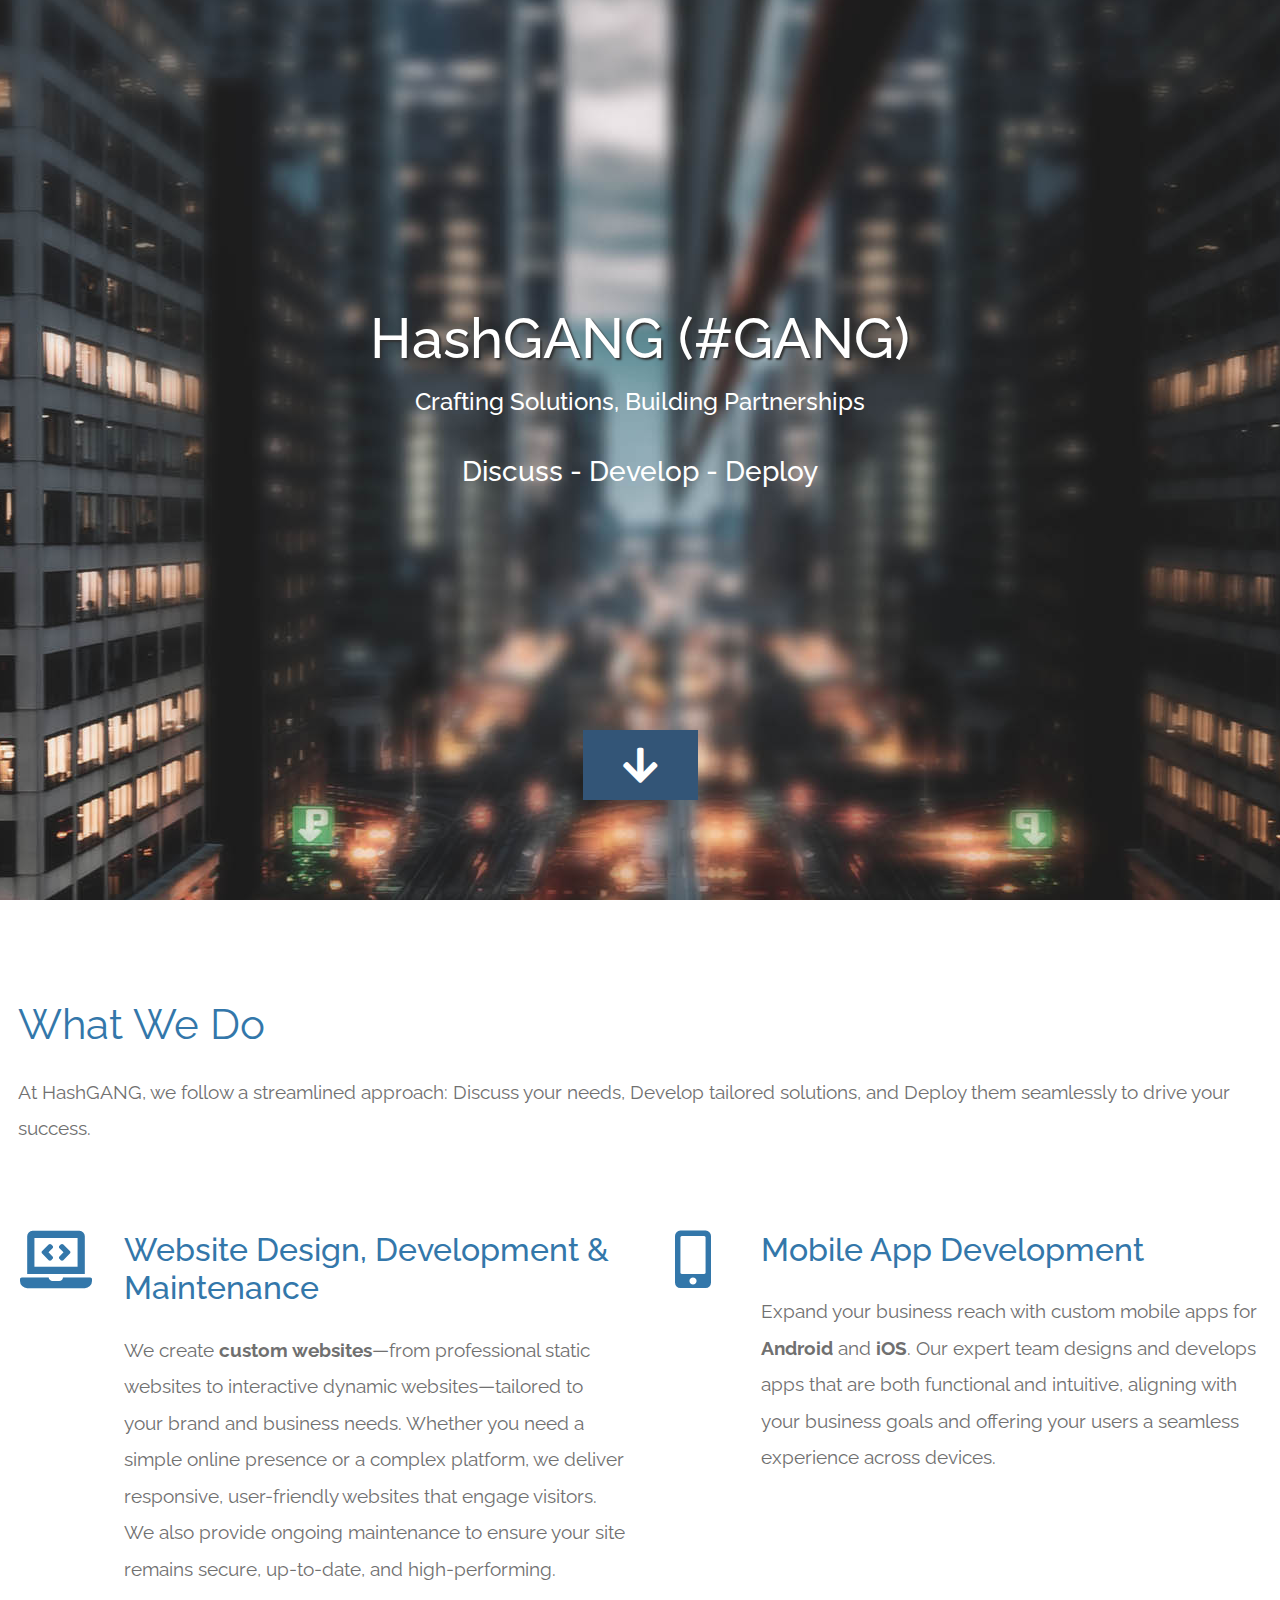
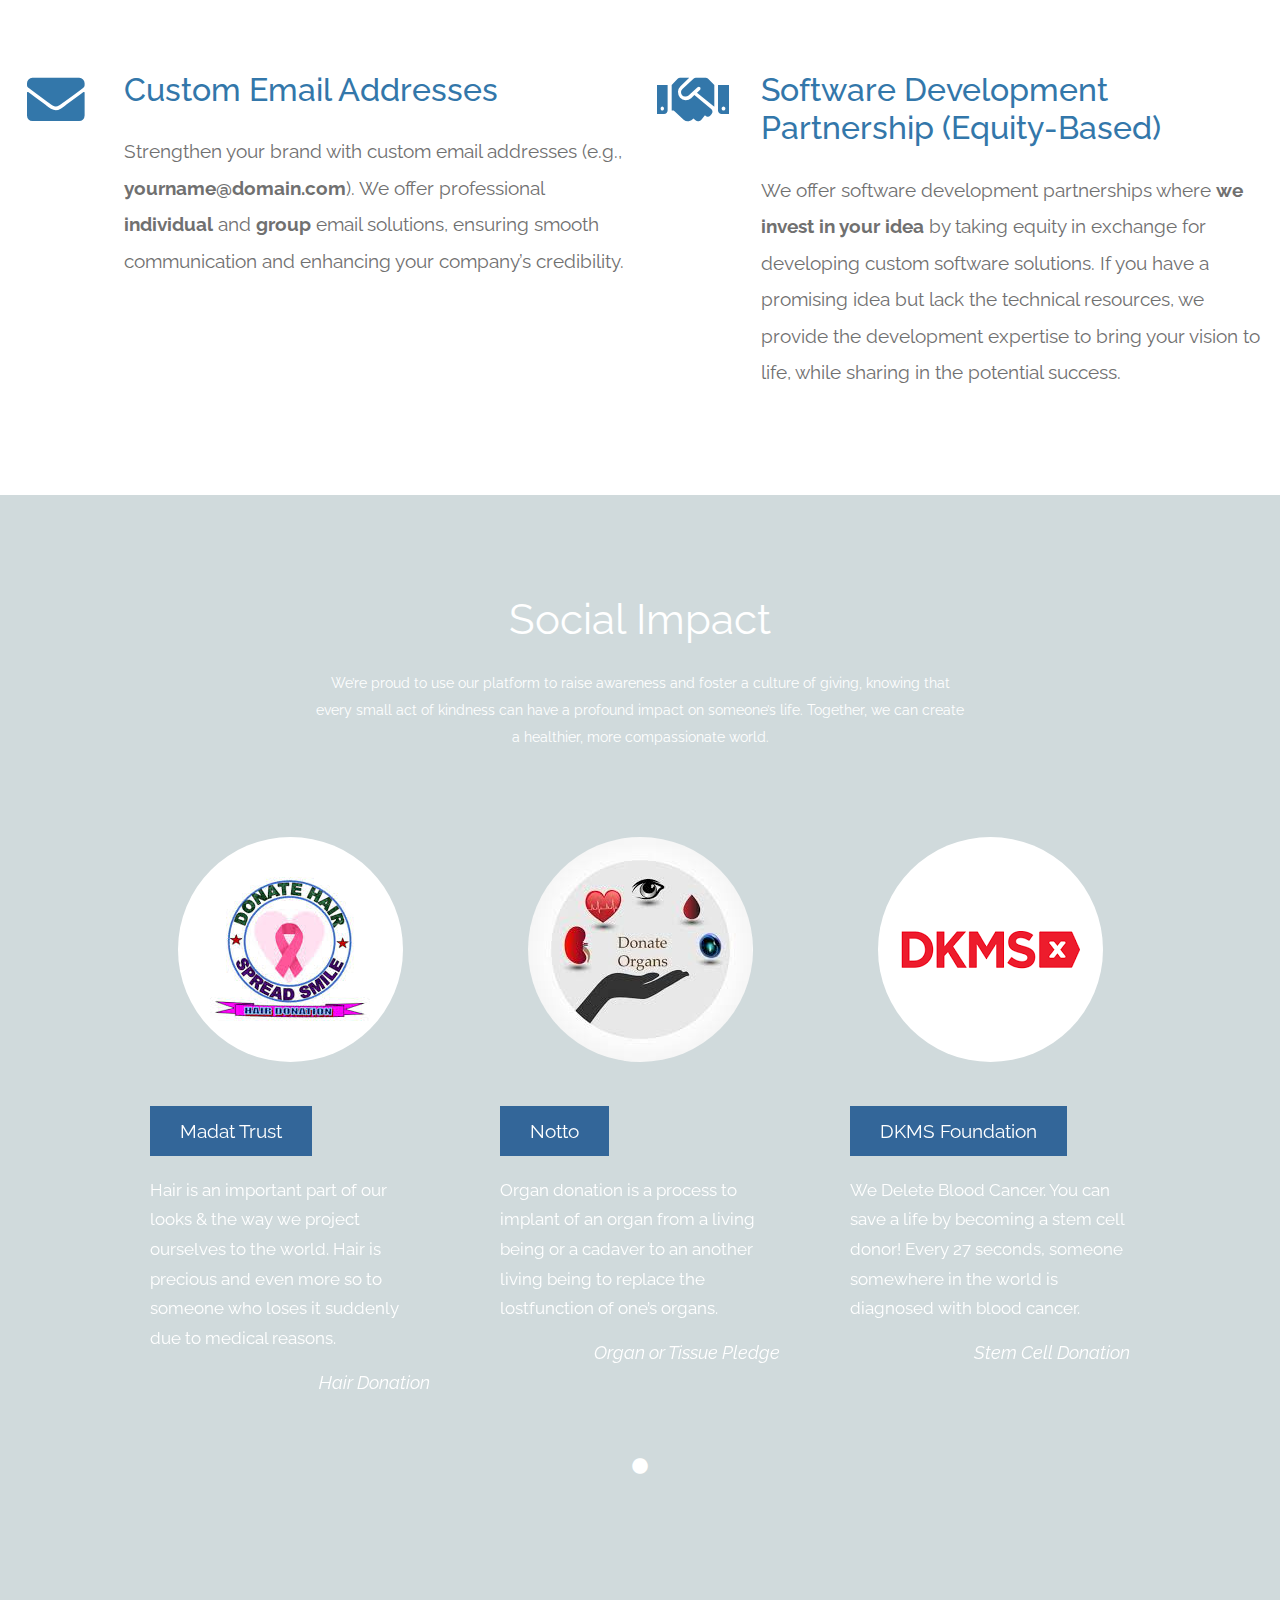
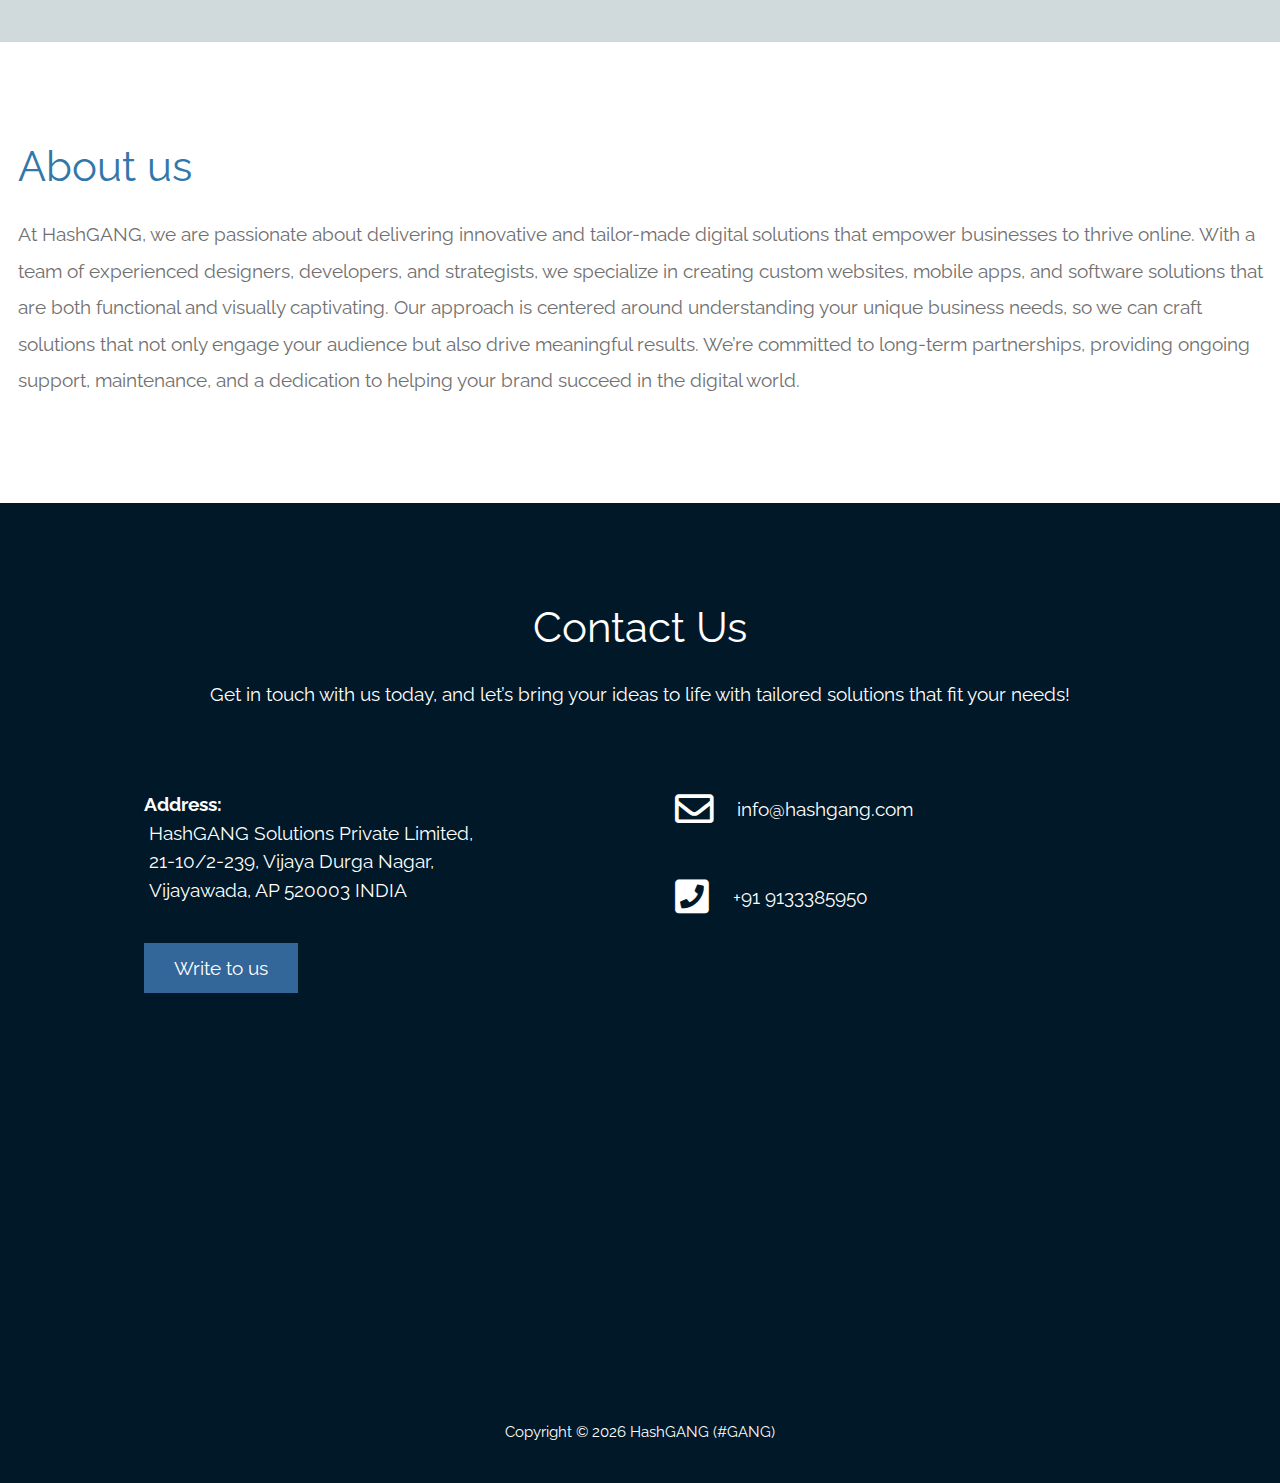
<file: index.html>
<!DOCTYPE html>
<html lang="en">

<head>
  <meta charset="UTF-8" />
  <meta name="viewport" content="width=device-width, initial-scale=1.0" />
  <meta http-equiv="X-UA-Compatible" content="ie=edge" />
  <title>#GANG</title>
  <link rel="icon" href="img/logoGIF-v2.gif" type="image/x-icon">
  <link rel="stylesheet" href="fontawesome-5.5/css/all.min.css" />
  <link rel="stylesheet" href="slick/slick.css">
  <link rel="stylesheet" href="slick/slick-theme.css">
  <link rel="stylesheet" href="magnific-popup/magnific-popup.css">
  <link rel="stylesheet" href="css/bootstrap.min.css" />
  <link rel="stylesheet" href="css/tooplate-infinite-loop.css" />
  <!--
Tooplate 2117 Infinite Loop
https://www.tooplate.com/view/2117-infinite-loop
-->

</head>

<body>
  <!-- Hero section -->
  <section id="infinite" class="text-white tm-font-big tm-parallax">
    <!-- Navigation -->
    <!-- <nav class="navbar navbar-expand-md tm-navbar" id="tmNav">
      <div class="container">
        <div class="tm-next">
          <a href="#infinite" class="navbar-brand">
            <img src="img/logoGIF-v2.gif" alt="Logo" style="height: 40px; margin-right: 10px;">HashGANG
          </a>
        </div>

        <button class="navbar-toggler" type="button" data-toggle="collapse" data-target="#navbarSupportedContent"
          aria-controls="navbarSupportedContent" aria-expanded="false" aria-label="Toggle navigation">
          <i class="fas fa-bars navbar-toggler-icon"></i>
        </button>
        <div class="collapse navbar-collapse" id="navbarSupportedContent">
          <ul class="navbar-nav ml-auto">
            <li class="nav-item">
              <a class="nav-link tm-nav-link" href="#infinite">Home</a>
            </li>
            <li class="nav-item">
              <a class="nav-link tm-nav-link" href="#whatwedo">What We Do</a>
            </li>
            <li class="nav-item">
              <a class="nav-link tm-nav-link" href="#testimonials">Social Impact</a>
            </li>
            <li class="nav-item">
              <a class="nav-link tm-nav-link" href="#gallery">About us</a>
            </li>
            <li class="nav-item">
              <a class="nav-link tm-nav-link" href="#contact">Contact</a>
            </li>
          </ul>
        </div>
      </div>
    </nav> -->

    <div class="text-center tm-hero-text-container">
      <div class="tm-hero-text-container-inner">
        <h2 class="tm-hero-title">HashGANG (#GANG)</h2>
        <p class="tm-hero-subtitle">
        <h4>Crafting Solutions, Building Partnerships</h4>
        <br>
        <h3>Discuss - Develop - Deploy</h3>
        </p>
      </div>
    </div>

    <div class="tm-next tm-intro-next">
      <a href="#whatwedo" class="text-center tm-down-arrow-link">
        <i class="fas fa-2x fa-arrow-down tm-down-arrow"></i>
      </a>
    </div>
  </section>

  <section id="whatwedo" class="tm-section-pad-top">
    <div class="container">
      <!-- first row -->
      <div class="row tm-content-box">
        <div class="col-lg-12 col-xl-12">
          <div class="tm-intro-text-container">
            <h2 class="tm-text-primary mb-4 tm-section-title">What We Do</h2>
            <p class="mb-4 tm-intro-text">
              At HashGANG, we follow a streamlined approach: Discuss your needs, Develop tailored solutions, and Deploy
              them seamlessly to drive your success.
            </p>
          </div>
        </div>
      </div>
      <!-- first row -->
      <!-- second row -->
      <div class="row tm-content-box">
        <div class="col-lg-1">
          <i class="far fa-3x fas fa-laptop-code text-center tm-icon"></i>
        </div>
        <div class="col-lg-5">
          <div class="tm-intro-text-container">
            <h2 class="tm-text-primary mb-4">Website Design, Development & Maintenance</h2>
            <p class="mb-4 tm-intro-text">
              We create <strong>custom websites</strong>—from professional static websites to interactive dynamic
              websites—tailored to your brand and business needs. Whether you need a simple online presence or a complex
              platform, we deliver responsive, user-friendly websites that engage visitors. We also provide ongoing
              maintenance to ensure your site remains secure, up-to-date, and high-performing.
            </p>
          </div>
        </div>
        <div class="col-lg-1">
          <i class="far fa-3x fas fa-mobile-alt text-center tm-icon"></i>
        </div>
        <div class="col-lg-5">
          <div class="tm-intro-text-container">
            <h2 class="tm-text-primary mb-4">Mobile App Development</h2>
            <p class="mb-4 tm-intro-text">
              Expand your business reach with custom mobile apps for <strong>Android</strong> and <strong>iOS</strong>.
              Our expert team designs and develops apps that are both functional and intuitive, aligning with your
              business goals and offering your users a seamless experience across devices.
            </p>
            <!-- <div class="tm-continue">
              <a href="#testimonials" class="tm-intro-text tm-btn-primary">Learn More</a>
            </div> -->
          </div>
        </div>
      </div>
      <!-- second row -->
      <!-- third row -->
      <div class="row tm-content-box">
        <div class="col-lg-1">
          <i class="far fa-3x fas fa-envelope text-center tm-icon"></i>
        </div>
        <div class="col-lg-5">
          <div class="tm-intro-text-container">
            <h2 class="tm-text-primary mb-4">Custom Email Addresses</h2>
            <p class="mb-4 tm-intro-text">
              Strengthen your brand with custom email addresses (e.g., <strong>yourname@domain.com</strong>). We offer
              professional
              <strong>individual</strong> and <strong>group</strong> email solutions, ensuring smooth communication and
              enhancing your company’s credibility.
            </p>
          </div>
        </div>

        <div class="col-lg-1">
          <i class="far fa-3x fas fa-handshake text-center tm-icon"></i>
        </div>
        <div class="col-lg-5">
          <div class="tm-intro-text-container">
            <h2 class="tm-text-primary mb-4">Software Development Partnership (Equity-Based)</h2>
            <p class="mb-4 tm-intro-text">
              We offer software development partnerships where <strong>we invest in your idea</strong> by taking equity
              in exchange for developing custom software solutions. If you have a promising idea but lack the technical
              resources, we provide the development expertise to bring your vision to life, while sharing in the
              potential success.
            </p>
            <!-- <div class="tm-continue">
              <a href="#testimonials" class="tm-intro-text tm-btn-primary">Details</a>
            </div> -->
          </div>
        </div>
      </div>
      <!-- third row -->
    </div>
  </section>

  <section id="testimonials" class="tm-section-pad-top tm-parallax-2">
    <div class="container tm-testimonials-content">
      <div class="row">
        <div class="col-lg-12 tm-content-box">
          <h2 class="text-white text-center mb-4 tm-section-title">Social Impact</h2>
          <p class="mx-auto tm-section-desc text-center">
            We’re proud to use our platform to raise awareness and foster a culture of giving, knowing that every small
            act of kindness can have a profound impact on someone’s life. Together, we can create a healthier, more
            compassionate world.
          </p>
          <div class="mx-auto tm-gallery-container tm-gallery-container-2">
            <div class="tm-testimonials-carousel">
              <figure class="tm-testimonial-item">
                <img src="img/hair_donation.jpeg" alt="Image" class="img-fluid mx-auto">
                <div class="tm-continue">
                  <a href="https://www.copewithcancer.org/hair-donation" class="tm-intro-text tm-btn-primary" target="_blank">Madat Trust</a>
                </div>
                <blockquote>Hair is an important part of our looks & the way we project ourselves to the world. Hair is
                  precious and even more so to someone who loses it suddenly due to medical reasons.</blockquote>
                <figcaption>Hair Donation</figcaption>
              </figure>

              <figure class="tm-testimonial-item">
                <img src="img/organ_donation.jpeg" alt="Image" class="img-fluid mx-auto">
                <div class="tm-continue">
                  <a href="https://notto.abdm.gov.in/register" class="tm-intro-text tm-btn-primary" target="_blank">Notto</a>
                </div>
                <blockquote>Organ donation is a process to implant of an organ from a living being or a cadaver to an
                  another living being to replace the lostfunction of one’s organs.</blockquote>
                <figcaption>Organ or Tissue Pledge</figcaption>
              </figure>

              <figure class="tm-testimonial-item">
                <img src="img/blood_cancer.png" alt="Image" class="img-fluid mx-auto">
                <div class="tm-continue">
                  <a href="https://www.dkms-india.org/get-involved/become-a-donor" class="tm-intro-text tm-btn-primary" target="_blank">DKMS Foundation</a>
                </div>
                <blockquote>We Delete Blood Cancer. You can save a life by becoming a stem cell donor! Every 27 seconds, someone somewhere in
                  the world is diagnosed with blood cancer.</blockquote>
                <figcaption>Stem Cell Donation</figcaption>
              </figure>

              <!-- <figure class="tm-testimonial-item">
                <img src="img/testimonial-img-04.jpg" alt="Image" class="img-fluid mx-auto">
                <blockquote>Curabitur rutrum pharetra lobortis. Pellentesque vehicula, velit quis eleifend fermentum,
                  erat arcu aliquet neque.</blockquote>
                <figcaption>Oliva Htoo (Designer)</figcaption>
              </figure>

              <figure class="tm-testimonial-item">
                <img src="img/testimonial-img-02.jpg" alt="Image" class="img-fluid mx-auto">
                <blockquote>Integer sit amet risus et erat imperdiet finibus. Nam lacus nunc, vulputate id ex eget,
                  euismod auctor augue.</blockquote>
                <figcaption>Jacob Joker (CTO)</figcaption>
              </figure> -->
            </div>
          </div>
        </div>
      </div>
    </div>
    <div class="tm-bg-overlay"></div>
  </section>

  <section id="gallery" class="tm-section-pad-top">
    <div class="container">
      <div class="row tm-content-box">
        <div class="col-lg-12 col-xl-12">
          <div class="tm-intro-text-container">
            <h2 class="tm-text-primary mb-4 tm-section-title">About us</h2>
            <p class="mb-4 tm-intro-text">
              At HashGANG, we are passionate about delivering innovative and tailor-made digital solutions that empower
              businesses to thrive online. With a team of experienced designers, developers, and strategists, we
              specialize in creating custom websites, mobile apps, and software solutions that are both functional and
              visually captivating. Our approach is centered around understanding your unique business needs, so we can
              craft solutions that not only engage your audience but also drive meaningful results. We’re committed to
              long-term partnerships, providing ongoing support, maintenance, and a dedication to helping your brand
              succeed in the digital world.
            </p>
          </div>
        </div>
      </div>
    </div>

    <!-- <div class="container tm-container-gallery">
      <div class="row">
        <div class="text-center col-12">
          <h2 class="tm-text-primary tm-section-title mb-4">About us</h2>
          <p class="mx-auto tm-section-desc">
            At HashGANG, we are passionate about delivering innovative and tailor-made digital solutions that empower businesses to thrive online. With a team of experienced designers, developers, and strategists, we specialize in creating custom websites, mobile apps, and software solutions that are both functional and visually captivating. Our approach is centered around understanding your unique business needs, so we can craft solutions that not only engage your audience but also drive meaningful results. We’re committed to long-term partnerships, providing ongoing support, maintenance, and a dedication to helping your brand succeed in the digital world.
          </p>
        </div>
      </div> -->
    <!-- <div class="row">
        <div class="col-12">
          <div class="mx-auto tm-gallery-container">
            <div class="grid tm-gallery">
              <a href="img/gallery-img-01.jpg">
                <figure class="effect-honey tm-gallery-item">
                  <img src="img/gallery-tn-01.jpg" alt="Image 1" class="img-fluid">
                  <figcaption>
                    <h2><i>Physical Health <span>Exercise!</span></i></h2>
                  </figcaption>
                </figure>
              </a>
              <a href="img/gallery-img-02.jpg">
                <figure class="effect-honey tm-gallery-item">
                  <img src="img/gallery-tn-02.jpg" alt="Image 2" class="img-fluid">
                  <figcaption>
                    <h2><i>Rain on Glass <span>Second Image</span></i></h2>
                  </figcaption>
                </figure>
              </a>
              <a href="img/gallery-img-03.jpg">
                <figure class="effect-honey tm-gallery-item">
                  <img src="img/gallery-tn-03.jpg" alt="Image 3" class="img-fluid">
                  <figcaption>
                    <h2><i><span>Sea View</span> Mega City</i></h2>
                  </figcaption>
                </figure>
              </a>
              <a href="img/gallery-img-04.jpg">
                <figure class="effect-honey tm-gallery-item">
                  <img src="img/gallery-tn-04.jpg" alt="Image 4" class="img-fluid">
                  <figcaption>
                    <h2><i>Dream Girl <span>Thoughts</span></i></h2>
                  </figcaption>
                </figure>
              </a>
              <a href="img/gallery-img-05.jpg">
                <figure class="effect-honey tm-gallery-item">
                  <img src="img/gallery-tn-05.jpg" alt="Image 5" class="img-fluid">
                  <figcaption>
                    <h2><i><span>Workstation</span> Offices</i></h2>
                  </figcaption>
                </figure>
              </a>
              <a href="img/gallery-img-06.jpg">
                <figure class="effect-honey tm-gallery-item">
                  <img src="img/gallery-tn-06.jpg" alt="Image 6" class="img-fluid">
                  <figcaption>
                    <h2><i>Just Above <span>The City</span></i></h2>
                  </figcaption>
                </figure>
              </a>
              <a href="img/gallery-img-01.jpg">
                <figure class="effect-honey tm-gallery-item">
                  <img src="img/gallery-tn-01.jpg" alt="Image 7" class="img-fluid">
                  <figcaption>
                    <h2><i>Another <span>Exercise Time</span></i></h2>
                  </figcaption>
                </figure>
              </a>
              <a href="img/gallery-img-02.jpg">
                <figure class="effect-honey tm-gallery-item">
                  <img src="img/gallery-tn-02.jpg" alt="Image 8" class="img-fluid">
                  <figcaption>
                    <h2><i>Repeated <span>Image Spot</span></i></h2>
                  </figcaption>
                </figure>
              </a>
            </div>
          </div>
        </div>
      </div> -->
    <!-- </div> -->
  </section>

  <!-- Contact -->
  <section id="contact" class="tm-section-pad-top tm-parallax-2">

    <div class="container tm-container-contact">

      <div class="row">

        <div class="text-center col-12">
          <h2 class="tm-section-title mb-4">Contact Us</h2>
          <p class="mb-5">
            Get in touch with us today, and let’s bring your ideas to life with tailored solutions that fit your needs!
          </p><br>
        </div>

        <div class="col-sm-12 col-md-6">
          <div class="contact-item">
            <span class="mb-0">
              <strong>Address:</strong>
              <br>&nbsp;HashGANG Solutions Private Limited,
              <br>&nbsp;21-10/2-239, Vijaya Durga Nagar,
              <br>&nbsp;Vijayawada, AP 520003 INDIA
            </span>
            <br><br>
            <div class="tm-continue">
              <a href="https://docs.google.com/forms/d/e/1FAIpQLSeABeepTWWrvPVt6FHJhInQ4Go5eUZOeqWOk7NVeTmOS2Bt6g/viewform"
                class="tm-intro-text tm-btn-primary" target="_blank">Write to us</a>
            </div>
          </div>
        </div>

        <div class="col-sm-12 col-md-6">

          <!-- <div class="contact-item">
            <a rel="nofollow" href="https://www.tooplate.com/contact" class="item-link">
              <i class="far fa-2x fa-comment mr-4"></i>
              <span class="mb-0">Chat Online</span>
            </a>
          </div> -->

          <!-- <div class="contact-item">
            <a rel="nofollow" href="https://maps.app.goo.gl/oJCA52rYx6hnvUu58" target="_blank" class="item-link">
              <i class="fas fa-2x fa-map-marker-alt mr-4"></i>
              <span class="mb-0">Our Location</span>
            </a>
          </div> -->

          <div class="contact-item">
            <a rel="nofollow" href="mailto:info@hashgang.com" target="_blank" class="item-link">
              <i class="far fa-2x fa-envelope mr-4"></i>
              <span class="mb-0">info@hashgang.com</span>
            </a>
          </div>

          <div class="contact-item">
            <a rel="nofollow" href="tel:+919133385950" class="item-link">
              <i class="fas fa-2x fa-phone-square mr-4"></i>
              <span class="mb-0">+91 9133385950</span>
            </a>
          </div>

          <div class="contact-item">&nbsp;</div>

        </div>


      </div><!-- row ending -->

    </div>

    <footer class="text-center small tm-footer">
      <p class="mb-0">Copyright &copy; 2026 HashGANG (#GANG)</p>
    </footer>

  </section>

  <script src="js/jquery-1.9.1.min.js"></script>
  <script src="slick/slick.min.js"></script>
  <script src="magnific-popup/jquery.magnific-popup.min.js"></script>
  <script src="js/easing.min.js"></script>
  <script src="js/jquery.singlePageNav.min.js"></script>
  <script src="js/bootstrap.min.js"></script>
  <script>

    function getOffSet() {
      var _offset = 450;
      var windowHeight = window.innerHeight;

      if (windowHeight > 500) {
        _offset = 400;
      }
      if (windowHeight > 680) {
        _offset = 300
      }
      if (windowHeight > 830) {
        _offset = 210;
      }

      return _offset;
    }

    function setParallaxPosition($doc, multiplier, $object) {
      var offset = getOffSet();
      var from_top = $doc.scrollTop(),
        bg_css = 'center ' + (multiplier * from_top - offset) + 'px';
      $object.css({ "background-position": bg_css });
    }

    // Parallax function
    // Adapted based on https://codepen.io/roborich/pen/wpAsm        
    var background_image_parallax = function ($object, multiplier, forceSet) {
      multiplier = typeof multiplier !== 'undefined' ? multiplier : 0.5;
      multiplier = 1 - multiplier;
      var $doc = $(document);
      // $object.css({"background-attatchment" : "fixed"});

      if (forceSet) {
        setParallaxPosition($doc, multiplier, $object);
      } else {
        $(window).scroll(function () {
          setParallaxPosition($doc, multiplier, $object);
        });
      }
    };

    var background_image_parallax_2 = function ($object, multiplier) {
      multiplier = typeof multiplier !== 'undefined' ? multiplier : 0.5;
      multiplier = 1 - multiplier;
      var $doc = $(document);
      $object.css({ "background-attachment": "fixed" });

      $(window).scroll(function () {
        if ($(window).width() > 768) {
          var firstTop = $object.offset().top,
            pos = $(window).scrollTop(),
            yPos = Math.round((multiplier * (firstTop - pos)) - 186);

          var bg_css = 'center ' + yPos + 'px';

          $object.css({ "background-position": bg_css });
        } else {
          $object.css({ "background-position": "center" });
        }
      });
    };

    $(function () {
      // Hero Section - Background Parallax
      background_image_parallax($(".tm-parallax"), 0.30, false);
      background_image_parallax_2($("#contact"), 0.80);
      background_image_parallax_2($("#testimonials"), 0.80);

      // Handle window resize
      window.addEventListener('resize', function () {
        background_image_parallax($(".tm-parallax"), 0.30, true);
      }, true);

      // Detect window scroll and update navbar
      $(window).scroll(function (e) {
        if ($(document).scrollTop() > 120) {
          $('.tm-navbar').addClass("scroll");
        } else {
          $('.tm-navbar').removeClass("scroll");
        }
      });

      // Close mobile menu after click 
      $('#tmNav a').on('click', function () {
        $('.navbar-collapse').removeClass('show');
      })

      // Scroll to corresponding section with animation
      $('#tmNav').singlePageNav({
        'easing': 'easeInOutExpo',
        'speed': 600
      });

      // Add smooth scrolling to all links
      // https://www.w3schools.com/howto/howto_css_smooth_scroll.asp
      $("a").on('click', function (event) {
        if (this.hash !== "") {
          event.preventDefault();
          var hash = this.hash;

          $('html, body').animate({
            scrollTop: $(hash).offset().top
          }, 600, 'easeInOutExpo', function () {
            window.location.hash = hash;
          });
        } // End if
      });

      // Pop up
      $('.tm-gallery').magnificPopup({
        delegate: 'a',
        type: 'image',
        gallery: { enabled: true }
      });

      $('.tm-testimonials-carousel').slick({
        dots: true,
        prevArrow: false,
        nextArrow: false,
        infinite: false,
        slidesToShow: 3,
        slidesToScroll: 1,
        responsive: [
          {
            breakpoint: 992,
            settings: {
              slidesToShow: 2
            }
          },
          {
            breakpoint: 768,
            settings: {
              slidesToShow: 2
            }
          },
          {
            breakpoint: 480,
            settings: {
              slidesToShow: 1
            }
          }
        ]
      });

      // Gallery
      $('.tm-gallery').slick({
        dots: true,
        infinite: false,
        slidesToShow: 5,
        slidesToScroll: 2,
        responsive: [
          {
            breakpoint: 1199,
            settings: {
              slidesToShow: 4,
              slidesToScroll: 2
            }
          },
          {
            breakpoint: 991,
            settings: {
              slidesToShow: 3,
              slidesToScroll: 2
            }
          },
          {
            breakpoint: 767,
            settings: {
              slidesToShow: 2,
              slidesToScroll: 1
            }
          },
          {
            breakpoint: 480,
            settings: {
              slidesToShow: 1,
              slidesToScroll: 1
            }
          }
        ]
      });
    });
  </script>
</body>

</html>
</file>
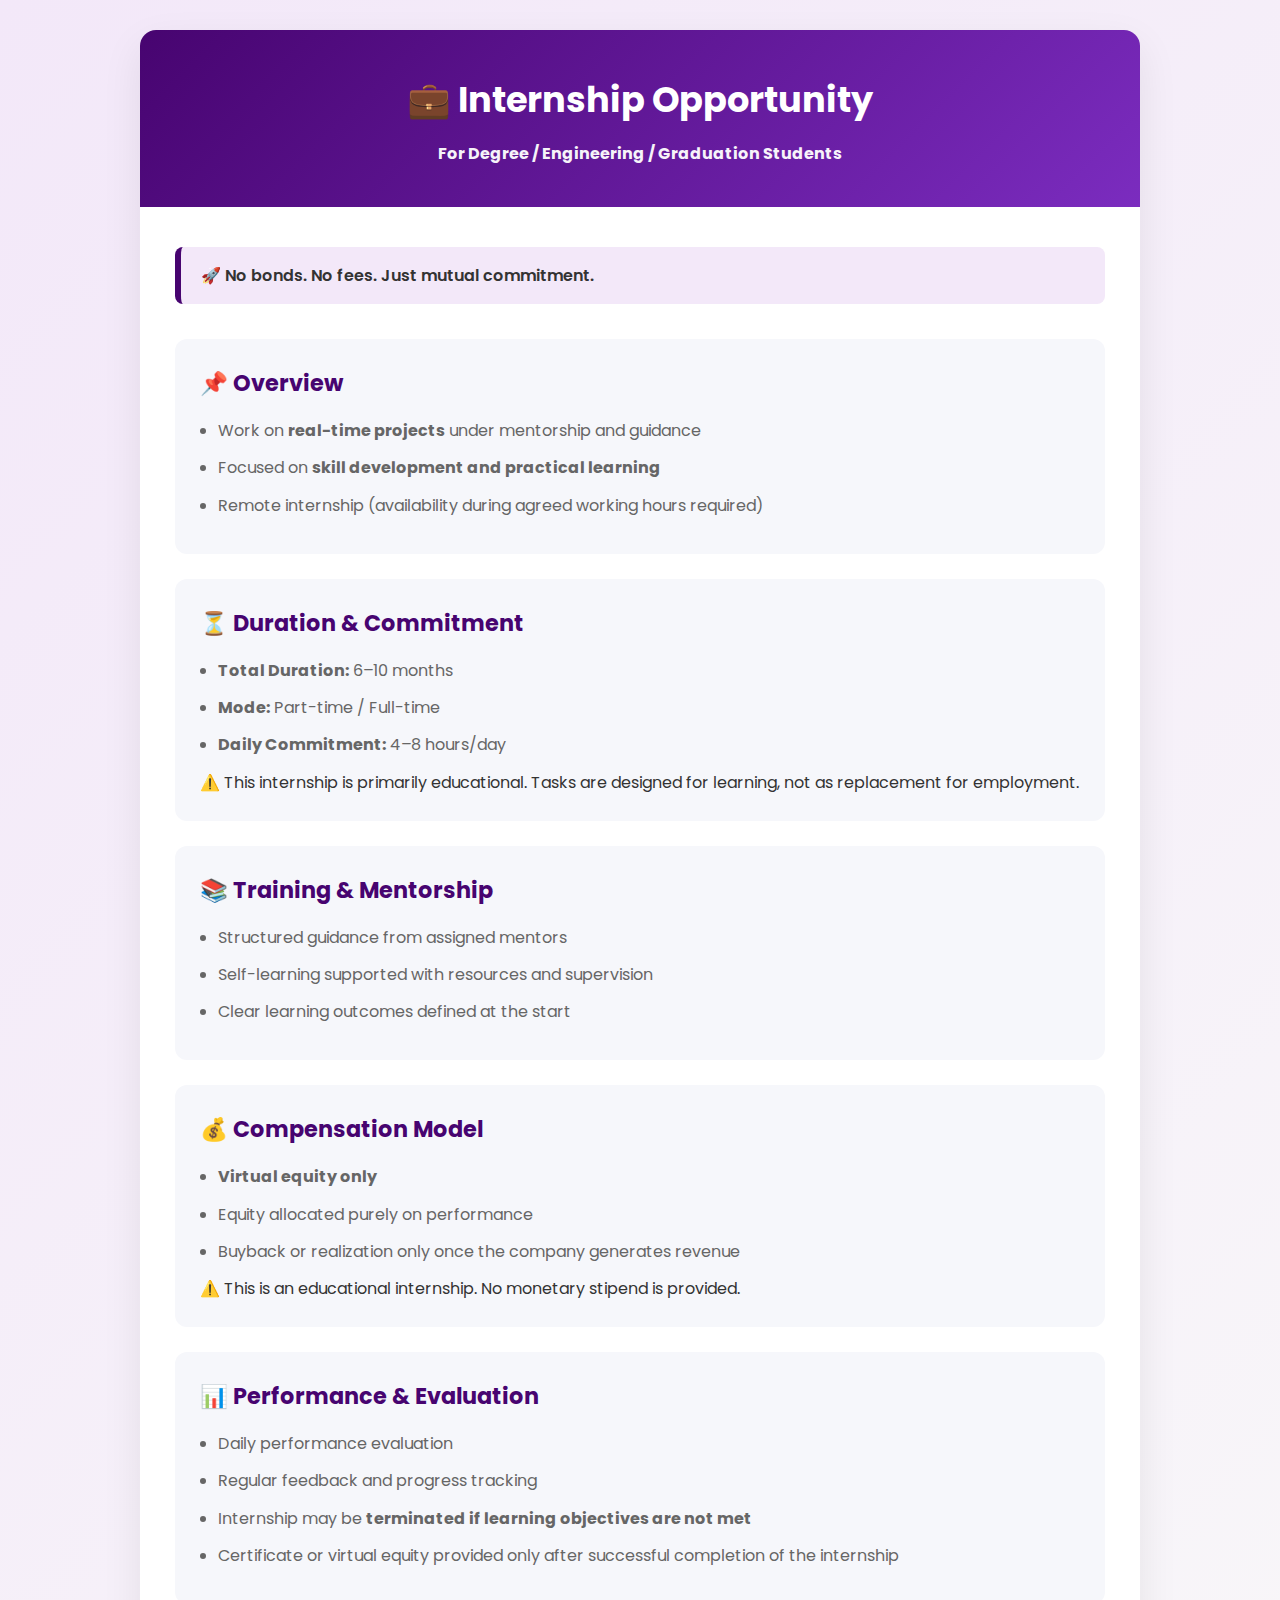
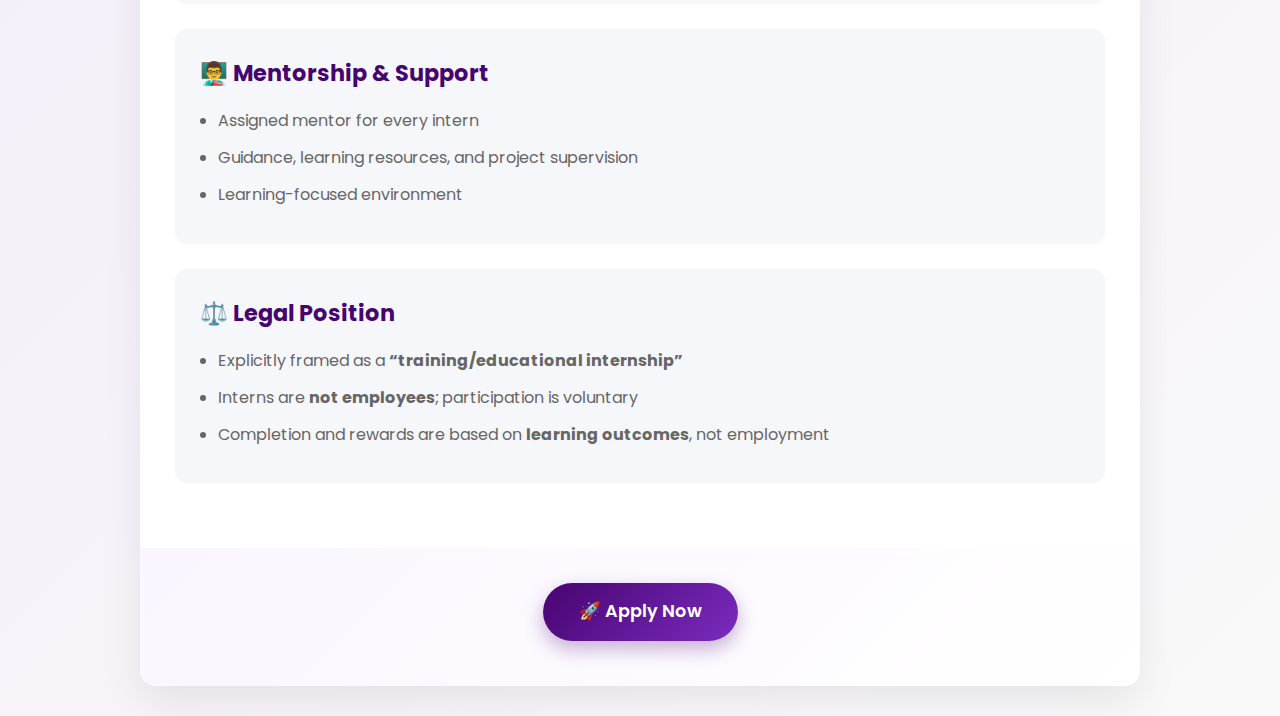
<file: careers.html>
<!DOCTYPE html>
<html lang="en">
  <head>
    <meta charset="UTF-8" />
    <meta name="viewport" content="width=device-width, initial-scale=1.0" />
    <title>Internship Opportunity</title>

    <!-- Google Font -->
    <link
      href="https://fonts.googleapis.com/css2?family=Poppins:wght@300;400;600;700&display=swap"
      rel="stylesheet"
    />

    <style>
      :root {
        --primary: #470470;
        --secondary: #7b2cbf;
        --light-bg: #f6f7fb;
        --card-bg: #ffffff;
        --text-dark: #333;
        --text-light: #666;
      }

      * {
        box-sizing: border-box;
        margin: 0;
        padding: 0;
      }

      body {
        font-family: "Poppins", sans-serif;
        background: linear-gradient(135deg, #f3e8f9, #f9f9f9);
        color: var(--text-dark);
        line-height: 1.7;
        padding: 30px 15px;
      }

      .container {
        max-width: 1000px;
        margin: auto;
        background: var(--card-bg);
        border-radius: 16px;
        overflow: hidden;
        box-shadow: 0 15px 40px rgba(0, 0, 0, 0.08);
        animation: fadeIn 0.8s ease-in-out;
      }

      @keyframes fadeIn {
        from {
          opacity: 0;
          transform: translateY(20px);
        }
        to {
          opacity: 1;
          transform: translateY(0);
        }
      }

      /* Header */
      .header {
        background: linear-gradient(135deg, var(--primary), var(--secondary));
        color: #fff;
        padding: 40px 30px;
        text-align: center;
      }

      .header h1 {
        font-size: 2.2rem;
        margin-bottom: 10px;
      }

      .header p {
        font-size: 1rem;
        opacity: 0.95;
      }

      /* Content */
      .content {
        padding: 40px 35px;
      }

      .highlight {
        background: #f3e8f9;
        border-left: 6px solid var(--primary);
        padding: 15px 20px;
        border-radius: 8px;
        font-weight: 600;
        margin-bottom: 35px;
      }

      h2 {
        font-size: 1.4rem;
        color: var(--primary);
        margin-bottom: 15px;
        display: flex;
        align-items: center;
        gap: 8px;
      }

      .card {
        background: var(--light-bg);
        border-radius: 12px;
        padding: 25px 25px;
        margin-bottom: 25px;
      }

      ul {
        margin-left: 18px;
      }

      ul li {
        margin-bottom: 10px;
        color: var(--text-light);
      }

      /* CTA */
      .cta {
        text-align: center;
        padding: 35px 20px 45px;
        background: linear-gradient(135deg, #faf5ff, #ffffff);
      }

      .apply-button {
        display: inline-block;
        background: linear-gradient(135deg, var(--primary), var(--secondary));
        color: #fff;
        padding: 14px 36px;
        font-size: 1.1rem;
        border-radius: 50px;
        text-decoration: none;
        font-weight: 600;
        transition: transform 0.3s ease, box-shadow 0.3s ease;
        box-shadow: 0 8px 20px rgba(71, 4, 112, 0.3);
      }

      .apply-button:hover {
        transform: translateY(-3px);
        box-shadow: 0 12px 30px rgba(71, 4, 112, 0.4);
      }

      /* Responsive */
      @media (max-width: 768px) {
        .header h1 {
          font-size: 1.7rem;
        }

        .content {
          padding: 30px 20px;
        }

        h2 {
          font-size: 1.2rem;
        }
      }
    </style>
  </head>

  <body>
    <div class="container">
      <!-- Header -->
      <div class="header">
        <h1>💼 Internship Opportunity</h1>
        <p><strong>For Degree / Engineering / Graduation Students</strong></p>
      </div>

      <!-- Main Content -->
      <div class="content">
        <div class="highlight">
          🚀 No bonds. No fees. Just mutual commitment.
        </div>

        <div class="card">
          <h2>📌 Overview</h2>
          <ul>
            <li>
              Work on <strong>real-time projects</strong> under mentorship and
              guidance
            </li>
            <li>
              Focused on
              <strong>skill development and practical learning</strong>
            </li>
            <li>
              Remote internship (availability during agreed working hours
              required)
            </li>
          </ul>
        </div>

        <div class="card">
          <h2>⏳ Duration & Commitment</h2>
          <ul>
            <li><strong>Total Duration:</strong> 6–10 months</li>
            <li><strong>Mode:</strong> Part-time / Full-time</li>
            <li><strong>Daily Commitment:</strong> 4–8 hours/day</li>
          </ul>
          <p>
            ⚠️ This internship is primarily educational. Tasks are designed for
            learning, not as replacement for employment.
          </p>
        </div>

        <div class="card">
          <h2>📚 Training & Mentorship</h2>
          <ul>
            <li>Structured guidance from assigned mentors</li>
            <li>Self-learning supported with resources and supervision</li>
            <li>Clear learning outcomes defined at the start</li>
          </ul>
        </div>

        <div class="card">
          <h2>💰 Compensation Model</h2>
          <ul>
            <li><strong>Virtual equity only</strong></li>
            <li>Equity allocated purely on performance</li>
            <li>
              Buyback or realization only once the company generates revenue
            </li>
          </ul>
          <p>
            ⚠️ This is an educational internship. No monetary stipend is
            provided.
          </p>
        </div>

        <div class="card">
          <h2>📊 Performance & Evaluation</h2>
          <ul>
            <li>Daily performance evaluation</li>
            <li>Regular feedback and progress tracking</li>
            <li>
              Internship may be
              <strong>terminated if learning objectives are not met</strong>
            </li>
            <li>
              Certificate or virtual equity provided only after successful
              completion of the internship
            </li>
          </ul>
        </div>

        <div class="card">
          <h2>👨‍🏫 Mentorship & Support</h2>
          <ul>
            <li>Assigned mentor for every intern</li>
            <li>Guidance, learning resources, and project supervision</li>
            <li>Learning-focused environment</li>
          </ul>
        </div>

        <div class="card">
          <h2>⚖️ Legal Position</h2>
          <ul>
            <li>
              Explicitly framed as a
              <strong>“training/educational internship”</strong>
            </li>
            <li>
              Interns are <strong>not employees</strong>; participation is
              voluntary
            </li>
            <li>
              Completion and rewards are based on
              <strong>learning outcomes</strong>, not employment
            </li>
          </ul>
        </div>
      </div>

      <!-- Call To Action -->
      <div class="cta">
        <a
          href="https://www.hashgang.com/internship"
          target="_blank"
          class="apply-button"
        >
          🚀 Apply Now
        </a>
      </div>
    </div>
  </body>
</html>
</file>
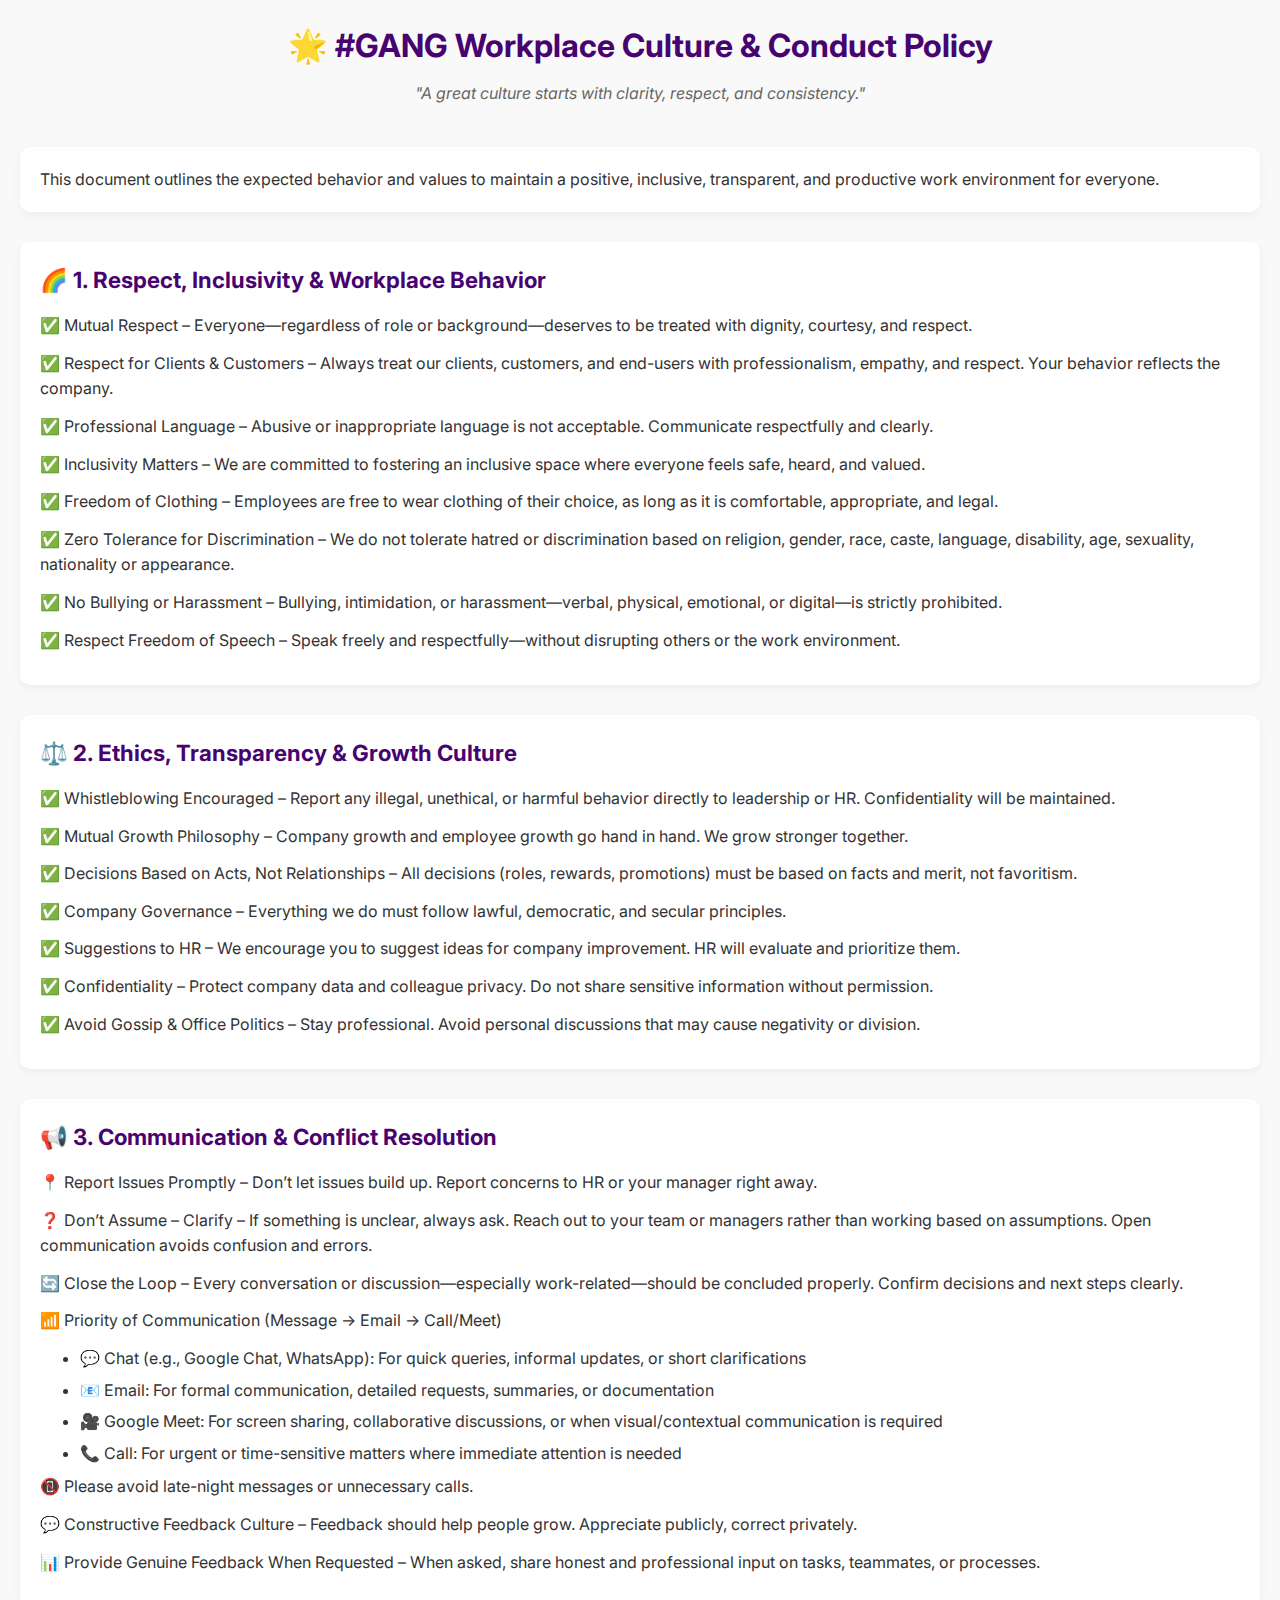
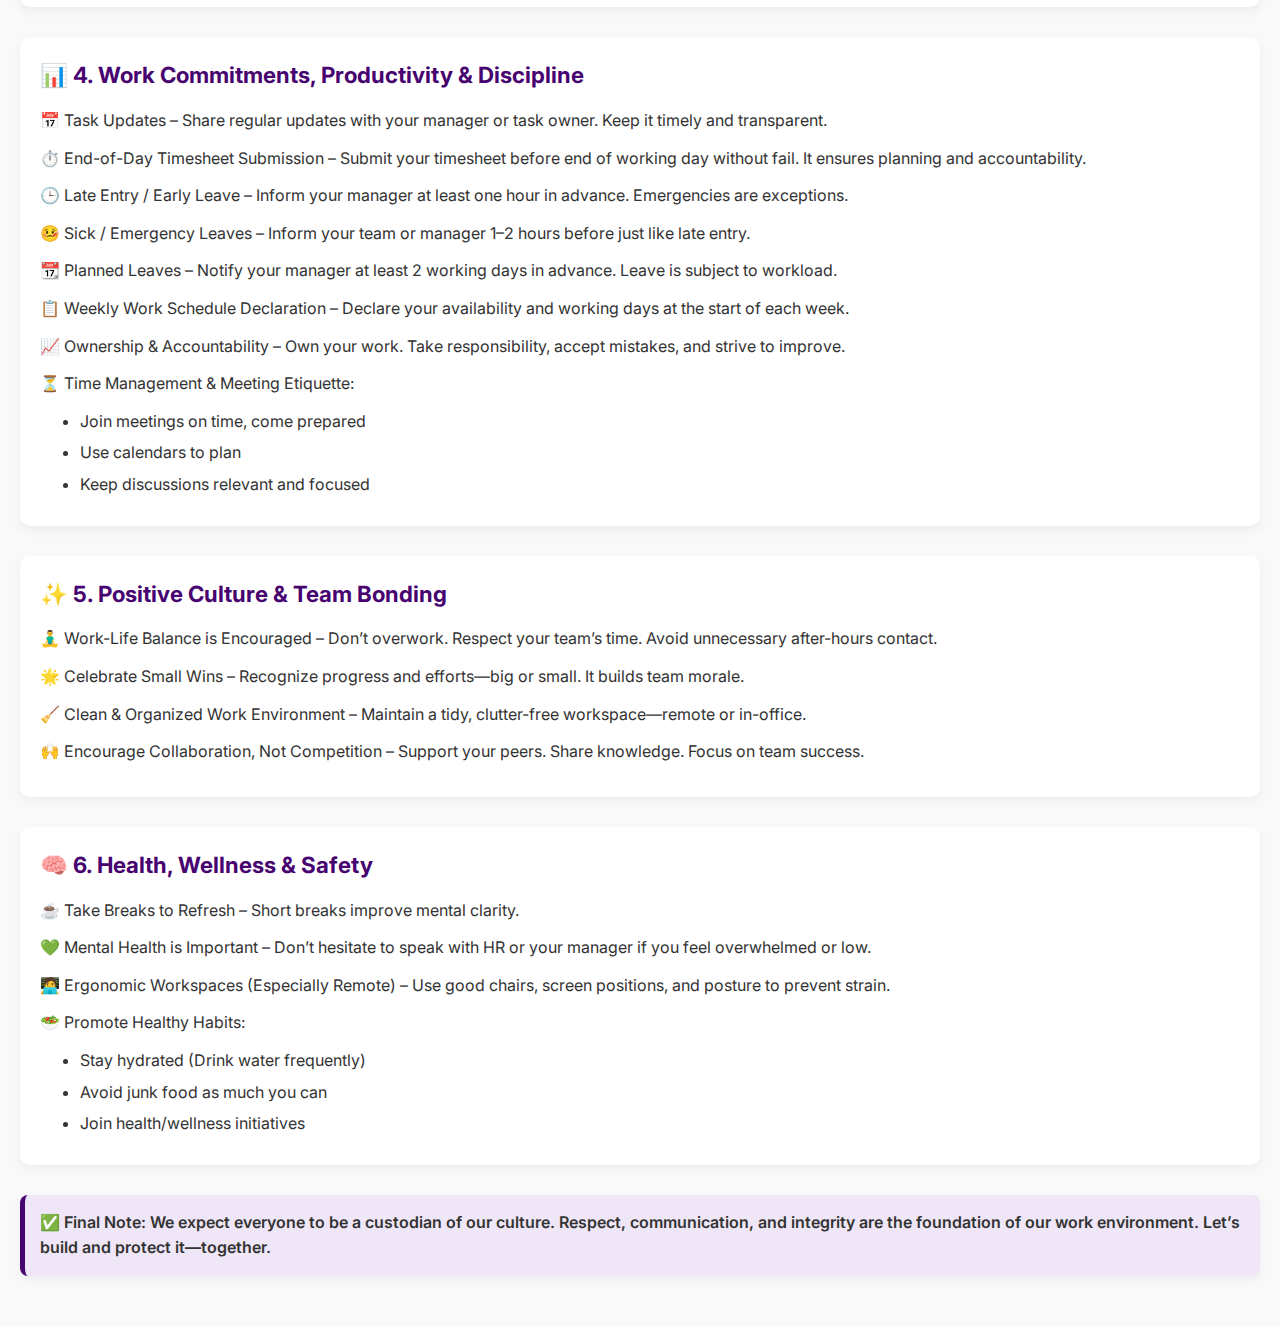
<file: culture-policy.html>
<!DOCTYPE html>
<html lang="en">
<head>
  <meta charset="UTF-8" />
  <meta name="viewport" content="width=device-width, initial-scale=1.0"/>
  <title>#GANG Workplace Culture & Conduct Policy</title>
  <link href="https://fonts.googleapis.com/css2?family=Inter:wght@400;600;700&display=swap" rel="stylesheet">
  <style>
    :root {
      --primary-color: #470470;
      --text-color: #333;
      --bg-light: #f9f9f9;
      --section-bg: #fff;
      --heading-color: var(--primary-color);
    }

    * {
      box-sizing: border-box;
      margin: 0;
      padding: 0;
    }

    body {
      font-family: 'Inter', sans-serif;
      background-color: var(--bg-light);
      color: var(--text-color);
      line-height: 1.6;
      padding: 20px;
    }

    header {
      text-align: center;
      margin-bottom: 40px;
    }

    header h1 {
      color: var(--primary-color);
      font-size: 2em;
      margin-bottom: 10px;
    }

    header p {
      font-style: italic;
      color: #666;
    }

    section {
      background: var(--section-bg);
      padding: 20px;
      border-radius: 10px;
      box-shadow: 0 4px 10px rgba(0,0,0,0.05);
      margin-bottom: 30px;
    }

    section h2 {
      color: var(--heading-color);
      font-size: 1.4em;
      margin-bottom: 15px;
    }

    .item {
      margin-bottom: 12px;
    }

    .bullet {
      padding-left: 40px; /* Tab-style indent */
      margin-top: 8px;
      margin-bottom: 8px;
      list-style-type: disc;
    }

    .bullet li {
      margin-bottom: 6px;
    }

    .final-note {
      background-color: #efe6f7;
      border-left: 5px solid var(--primary-color);
      padding: 15px;
      margin-top: 20px;
      font-weight: 600;
      border-radius: 8px;
    }

    @media (max-width: 768px) {
      body {
        padding: 15px;
      }
    }
  </style>
</head>
<body>

  <header>
    <h1>🌟 #GANG Workplace Culture & Conduct Policy</h1>
    <p>"A great culture starts with clarity, respect, and consistency."</p>
  </header>

  <section>
    <p>This document outlines the expected behavior and values to maintain a positive, inclusive, transparent, and productive work environment for everyone.</p>
  </section>

  <section>
    <h2>🌈 1. Respect, Inclusivity & Workplace Behavior</h2>
    <div class="item">✅ Mutual Respect – Everyone—regardless of role or background—deserves to be treated with dignity, courtesy, and respect.</div>
    <div class="item">✅ Respect for Clients & Customers – Always treat our clients, customers, and end-users with professionalism, empathy, and respect. Your behavior reflects the company.</div>
    <div class="item">✅ Professional Language – Abusive or inappropriate language is not acceptable. Communicate respectfully and clearly.</div>
    <div class="item">✅ Inclusivity Matters – We are committed to fostering an inclusive space where everyone feels safe, heard, and valued.</div>
    <div class="item">✅ Freedom of Clothing – Employees are free to wear clothing of their choice, as long as it is comfortable, appropriate, and legal.</div>
    <div class="item">✅ Zero Tolerance for Discrimination – We do not tolerate hatred or discrimination based on religion, gender, race, caste, language, disability, age, sexuality, nationality or appearance.</div>
    <div class="item">✅ No Bullying or Harassment – Bullying, intimidation, or harassment—verbal, physical, emotional, or digital—is strictly prohibited.</div>
    <div class="item">✅ Respect Freedom of Speech – Speak freely and respectfully—without disrupting others or the work environment.</div>
  </section>

  <section>
    <h2>⚖️ 2. Ethics, Transparency & Growth Culture</h2>
    <div class="item">✅ Whistleblowing Encouraged – Report any illegal, unethical, or harmful behavior directly to leadership or HR. Confidentiality will be maintained.</div>
    <div class="item">✅ Mutual Growth Philosophy – Company growth and employee growth go hand in hand. We grow stronger together.</div>
    <div class="item">✅ Decisions Based on Acts, Not Relationships – All decisions (roles, rewards, promotions) must be based on facts and merit, not favoritism.</div>
    <div class="item">✅ Company Governance – Everything we do must follow lawful, democratic, and secular principles.</div>
    <div class="item">✅ Suggestions to HR – We encourage you to suggest ideas for company improvement. HR will evaluate and prioritize them.</div>
    <div class="item">✅ Confidentiality – Protect company data and colleague privacy. Do not share sensitive information without permission.</div>
    <div class="item">✅ Avoid Gossip & Office Politics – Stay professional. Avoid personal discussions that may cause negativity or division.</div>
  </section>

  <section>
    <h2>📢 3. Communication & Conflict Resolution</h2>
    <div class="item">📍 Report Issues Promptly – Don’t let issues build up. Report concerns to HR or your manager right away.</div>
    <div class="item">❓ Don’t Assume – Clarify – If something is unclear, always ask. Reach out to your team or managers rather than working based on assumptions. Open communication avoids confusion and errors.</div>
    <div class="item">🔄 Close the Loop – Every conversation or discussion—especially work-related—should be concluded properly. Confirm decisions and next steps clearly.</div>
    <div class="item">📶 Priority of Communication (Message → Email → Call/Meet)</div>
    <ul class="bullet">
      <li>💬 Chat (e.g., Google Chat, WhatsApp): For quick queries, informal updates, or short clarifications</li>
      <li>📧 Email: For formal communication, detailed requests, summaries, or documentation</li>
      <li>🎥 Google Meet: For screen sharing, collaborative discussions, or when visual/contextual communication is required</li>
      <li>📞 Call: For urgent or time-sensitive matters where immediate attention is needed</li>
    </ul>
    <div class="item">📵 Please avoid late-night messages or unnecessary calls.</div>
    <div class="item">💬 Constructive Feedback Culture – Feedback should help people grow. Appreciate publicly, correct privately.</div>
    <div class="item">📊 Provide Genuine Feedback When Requested – When asked, share honest and professional input on tasks, teammates, or processes.</div>
  </section>

  <section>
    <h2>📊 4. Work Commitments, Productivity & Discipline</h2>
    <div class="item">📅 Task Updates – Share regular updates with your manager or task owner. Keep it timely and transparent.</div>
    <div class="item">⏱️ End-of-Day Timesheet Submission – Submit your timesheet before end of working day without fail. It ensures planning and accountability.</div>
    <div class="item">🕒 Late Entry / Early Leave – Inform your manager at least one hour in advance. Emergencies are exceptions.</div>
    <div class="item">🤒 Sick / Emergency Leaves – Inform your team or manager 1–2 hours before just like late entry.</div>
    <div class="item">📆 Planned Leaves – Notify your manager at least 2 working days in advance. Leave is subject to workload.</div>
    <div class="item">📋 Weekly Work Schedule Declaration – Declare your availability and working days at the start of each week.</div>
    <div class="item">📈 Ownership & Accountability – Own your work. Take responsibility, accept mistakes, and strive to improve.</div>
    <div class="item">⏳ Time Management & Meeting Etiquette:</div>
    <ul class="bullet">
      <li>Join meetings on time, come prepared</li>
      <li>Use calendars to plan</li>
      <li>Keep discussions relevant and focused</li>
    </ul>
  </section>

  <section>
    <h2>✨ 5. Positive Culture & Team Bonding</h2>
    <div class="item">🧘‍♂️ Work-Life Balance is Encouraged – Don’t overwork. Respect your team’s time. Avoid unnecessary after-hours contact.</div>
    <div class="item">🌟 Celebrate Small Wins – Recognize progress and efforts—big or small. It builds team morale.</div>
    <div class="item">🧹 Clean & Organized Work Environment – Maintain a tidy, clutter-free workspace—remote or in-office.</div>
    <div class="item">🙌 Encourage Collaboration, Not Competition – Support your peers. Share knowledge. Focus on team success.</div>
  </section>

  <section>
    <h2>🧠 6. Health, Wellness & Safety</h2>
    <div class="item">☕ Take Breaks to Refresh – Short breaks improve mental clarity.</div>
    <div class="item">💚 Mental Health is Important – Don’t hesitate to speak with HR or your manager if you feel overwhelmed or low.</div>
    <div class="item">🧑‍💻 Ergonomic Workspaces (Especially Remote) – Use good chairs, screen positions, and posture to prevent strain.</div>
    <div class="item">🥗 Promote Healthy Habits:</div>
    <ul class="bullet">
      <li>Stay hydrated (Drink water frequently)</li>
      <li>Avoid junk food as much you can</li>
      <li>Join health/wellness initiatives</li>
    </ul>
  </section>

  <section class="final-note">
    ✅ Final Note: We expect everyone to be a custodian of our culture. Respect, communication, and integrity are the foundation of our work environment. Let’s build and protect it—together.
  </section>

</body>
</html>
</file>
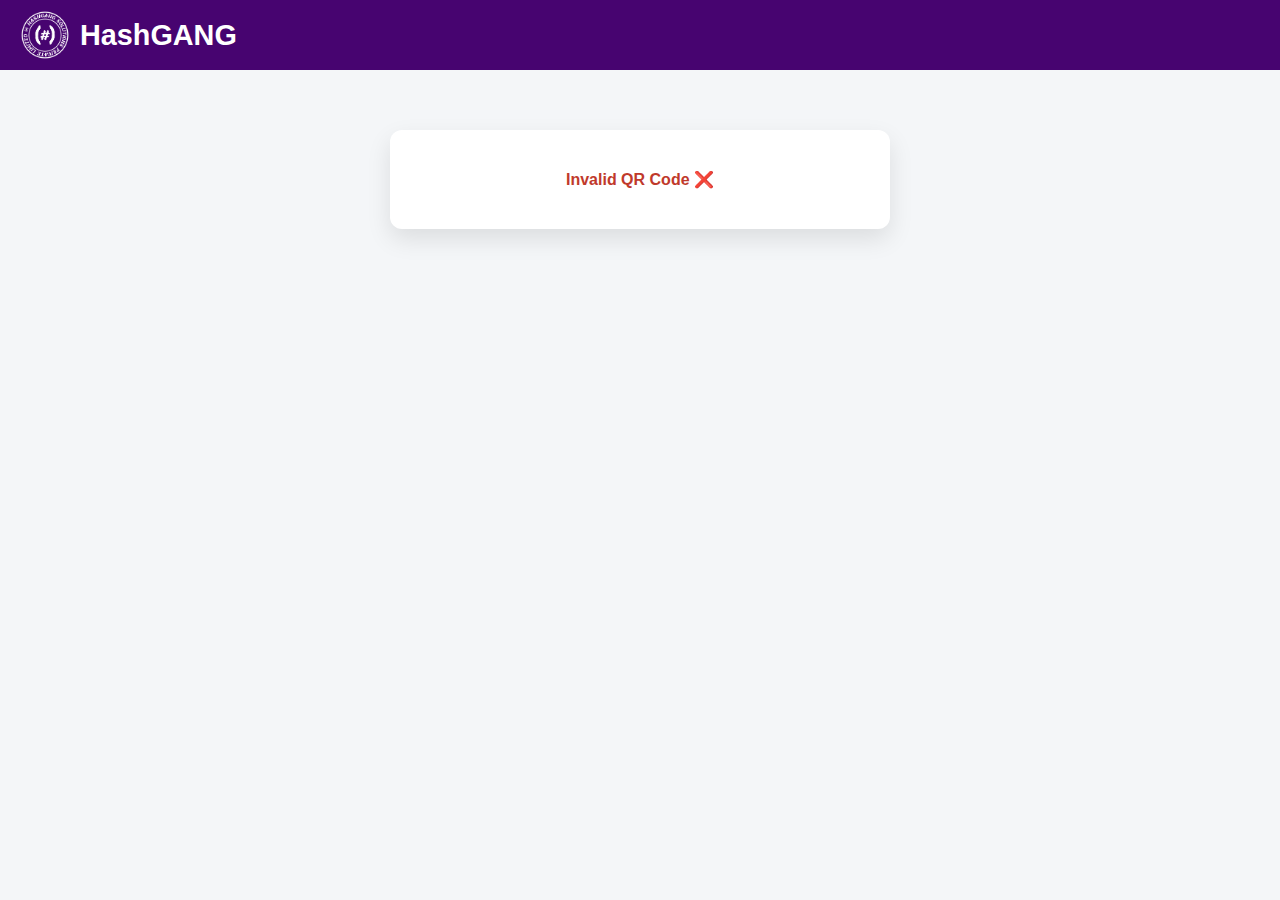
<file: doc-validation.html>
<!doctype html>
<html lang="en">
  <head>
    <meta charset="UTF-8" />
    <meta name="viewport" content="width=device-width, initial-scale=1.0" />
    <title>#GANG - Document Verification</title>
    <style>
      * {
        margin: 0;
        padding: 0;
        box-sizing: border-box;
      }

      body {
        font-family: Arial, sans-serif;
        min-height: 100vh;
        background: #f4f6f8;
        display: flex;
        flex-direction: column;
      }

      header {
        background-color: #470470;
        color: white;
        padding: 10px 20px;
        display: flex;
        align-items: center;
      }

      .logo-container {
        display: flex;
        align-items: center;
      }

      .logo {
        width: 50px;
        height: 50px;
        margin-right: 10px;
      }
      .company-name {
        font-size: 1.8em;
        font-weight: bold;
      }

      main {
        flex-grow: 1;
        display: flex;
        justify-content: center;
        align-items: flex-start; /* changed from center */
        padding: 20px;
      }

      .card {
        background: #fff;
        border-radius: 12px;
        padding: 30px;
        max-width: 500px;
        width: 100%;
        box-shadow: 0 10px 25px rgba(0, 0, 0, 0.1);
        text-align: center;
        transition: transform 0.3s ease;
        margin-top: 40px; /* move it a bit closer to header */
      }

      .card:hover {
        transform: translateY(-5px);
      }

      h1 {
        margin-bottom: 20px;
        color: #2c3e50;
      }
      .valid {
        color: #27ae60;
        font-weight: bold;
        font-size: 1.2rem;
        margin-bottom: 15px;
      }
      .invalid {
        color: #c0392b;
        font-weight: bold;
        font-size: 1.2rem;
        margin-bottom: 15px;
      }
      .doc-details p {
        margin: 10px 0;
        font-size: 1rem;
      }

      @media (max-width: 768px) {
        header {
          flex-direction: column;
          align-items: flex-start;
        }
        .card {
          padding: 20px;
          margin-top: 30px;
        }
        .valid,
        .invalid {
          font-size: 1.1rem;
        }
        .doc-details p {
          font-size: 0.95rem;
        }
      }
      .doc-content {
        text-align: left; /* ensures the inner content is left-aligned */
      }
    </style>
  </head>

  <body>
    <header>
      <div class="logo-container">
        <img
          src="https://hashgang-dev.github.io/HashGANG/img/logoGIF-v3.gif"
          alt="Logo"
          class="logo"
        />
        <div class="company-name">HashGANG</div>
      </div>
    </header>

    <main>
      <div class="card">
        <div id="result" class="doc-details"></div>
      </div>
    </main>

    <script>
      const documents = {
        251006004: {
          data: `
      <p style="margin-top: 40px; font-size: 16px; line-height: 1.6;">
            This is to certify that <b><u>MANDADAPU SARANYA</u></b> (ID: <b>251006004</b>) participated in the 
            <b>Internship Program (Software Development)</b> with <b>Hashgang Solutions Private Limited</b>, located at 
            <i>21-10/2-239, Vijayawada, Andhra Pradesh, India – 520003</i>.
        </p>

        <p style="font-size: 16px; line-height: 1.6;">
            The internship was undertaken in <b>Remote mode</b> from <b><u>Oct 6, 2025</u></b> to <b><u>Jan 19, 2026</u></b>.
        </p>

        <p style="font-size: 16px; line-height: 1.6;">
            During this period, the intern completed <b><u>370 hours</u></b> of internship training and project-related assignments. 
            The intern carried out the assigned tasks with sincerity and demonstrated <b>foundational technical understanding</b> and 
            <b>professional conduct</b>.
        </p>

        <p style="font-size: 16px; line-height: 1.6;">
            The internship was concluded upon securing a professional employment opportunity. This certificate acknowledges the intern’s participation and contribution during the tenure with the organization.
        </p>

        <p style="margin-top: 40px; font-size: 16px;">
            <b>Certificate No:</b> <b><u>HRD/INT-P/251006004</u></b>
        </p>
    `,
        },
        251006003: {
          data: `
        <p style="margin-top: 40px; font-size: 16px; line-height: 1.6;">
            This is to certify that <b><u>MARADANA BALAJI</u></b> (ID: <b>251006003</b>) participated in the 
            <b>Internship Program (Software Development)</b> with <b>Hashgang Solutions Private Limited</b>, located at 
            <i>21-10/2-239, Vijayawada, Andhra Pradesh, India – 520003</i>.
        </p>

        <p style="font-size: 16px; line-height: 1.6;">
            The internship was undertaken in <b>Remote mode</b> from <b><u>Oct 6, 2025</u></b> to <b><u>Jan 21, 2026</u></b>.
        </p>

        <p style="font-size: 16px; line-height: 1.6;">
            During this period, the intern completed <b><u>410 hours</u></b> of internship training and project-related assignments. 
            The intern carried out the assigned tasks with sincerity and demonstrated <b>foundational technical understanding</b> and 
            <b>professional conduct</b>.
        </p>

        <p style="font-size: 16px; line-height: 1.6;">
            The internship was concluded upon securing a professional employment opportunity. This certificate acknowledges the intern’s participation and contribution during the tenure with the organization.
        </p>

        <p style="margin-top: 40px; font-size: 16px;">
            <b>Certificate No:</b> <b><u>HRD/INT-P/251006003</u></b>
        </p>
    `,
        },
      };

      function getQueryParam(param) {
        const urlParams = new URLSearchParams(window.location.search);
        return urlParams.get(param);
      }

      const docId = getQueryParam("doc_id");
      const resultDiv = document.getElementById("result");

      if (docId && documents[docId]) {
        const doc = documents[docId];
        resultDiv.innerHTML = `
        <p class="valid">QR code is VALID ✅</p>
        <p><strong>You can verify this document using the details below:</strong></p>
        <div class="doc-content">
            ${doc.data}
        </div>
    `;
      } else {
        resultDiv.innerHTML = `<p class="invalid">Invalid QR Code ❌</p>`;
      }
    </script>
  </body>
</html>
</file>
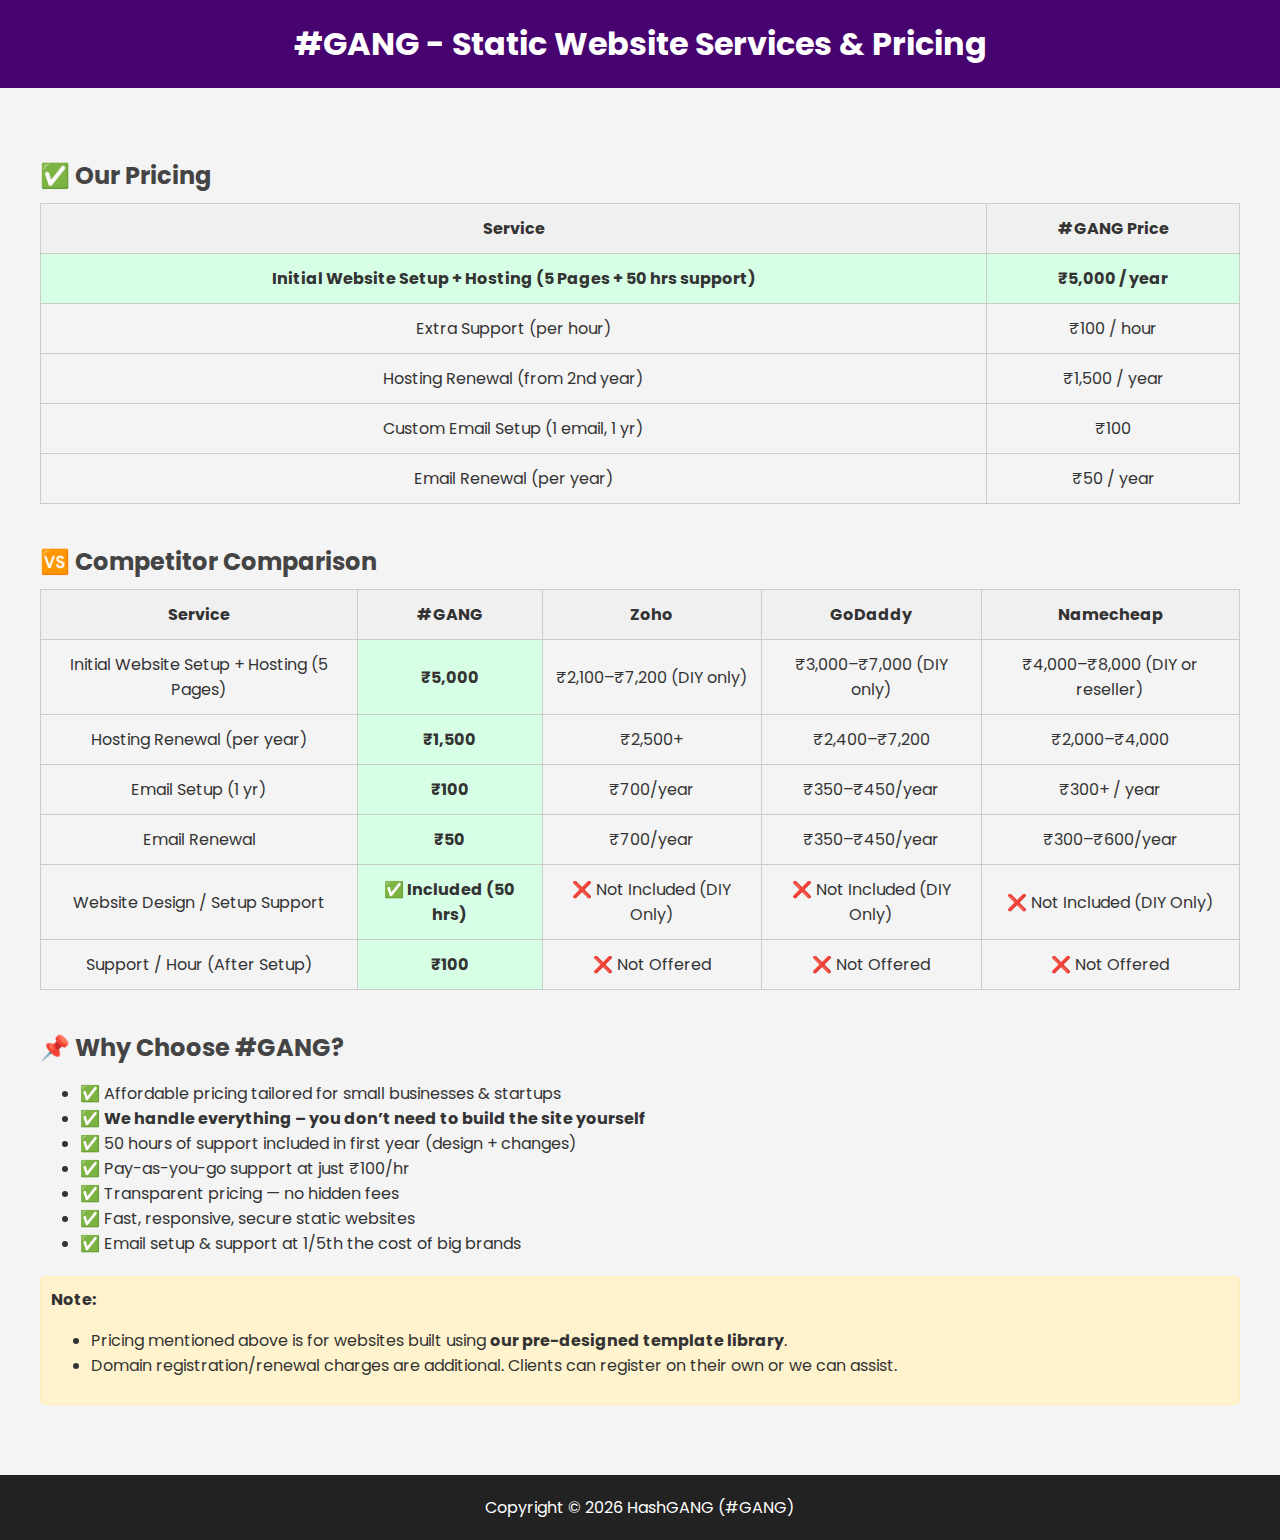
<file: pricing.html>
<!doctype html>
<html lang="en">
  <head>
    <meta charset="UTF-8" />
    <meta name="viewport" content="width=device-width, initial-scale=1.0" />
    <title>#GANG - Static Website Pricing</title>
    <link
      href="https://fonts.googleapis.com/css2?family=Poppins&display=swap"
      rel="stylesheet"
    />
    <style>
      body {
        font-family: "Poppins", sans-serif;
        margin: 0;
        background: #f4f4f4;
        color: #333;
      }

      header {
        background-color: #470470;
        color: #fff;
        padding: 20px 0;
        text-align: center;
      }

      header h1 {
        margin: 0;
        font-size: 32px;
      }

      .container {
        padding: 30px 20px;
        max-width: 1200px;
        margin: auto;
      }

      h2 {
        color: #444;
        margin-top: 40px;
        margin-bottom: 10px;
      }

      table {
        width: 100%;
        border-collapse: collapse;
        margin-bottom: 40px;
      }

      th,
      td {
        border: 1px solid #ccc;
        padding: 12px;
        text-align: center;
      }

      th {
        background-color: #f0f0f0;
      }

      .highlight {
        background-color: #d6ffe5;
        font-weight: bold;
      }

      .note {
        background: #fff3cd;
        border: 1px solid #ffeeba;
        padding: 10px;
        margin-top: 20px;
        border-radius: 5px;
      }

      footer {
        text-align: center;
        padding: 20px;
        background: #222;
        color: #fff;
        margin-top: 40px;
      }

      @media (max-width: 768px) {
        table,
        thead,
        tbody,
        th,
        td,
        tr {
          display: block;
        }

        th {
          display: none;
        }

        td {
          border: none;
          position: relative;
          padding-left: 50%;
          text-align: left;
        }

        td::before {
          position: absolute;
          top: 12px;
          left: 12px;
          font-weight: bold;
          color: #555;
        }
      }
    </style>
  </head>

  <body>
    <header>
      <h1>#GANG - Static Website Services & Pricing</h1>
    </header>

    <div class="container">
      <h2>✅ Our Pricing</h2>
      <table>
        <thead>
          <tr>
            <th>Service</th>
            <th>#GANG Price</th>
          </tr>
        </thead>
        <tbody>
          <tr class="highlight">
            <td>Initial Website Setup + Hosting (5 Pages + 50 hrs support)</td>
            <td>₹5,000 / year</td>
          </tr>
          <tr>
            <td>Extra Support (per hour)</td>
            <td>₹100 / hour</td>
          </tr>
          <tr>
            <td>Hosting Renewal (from 2nd year)</td>
            <td>₹1,500 / year</td>
          </tr>
          <tr>
            <td>Custom Email Setup (1 email, 1 yr)</td>
            <td>₹100</td>
          </tr>
          <tr>
            <td>Email Renewal (per year)</td>
            <td>₹50 / year</td>
          </tr>
        </tbody>
      </table>

      <h2>🆚 Competitor Comparison</h2>
      <table>
        <thead>
          <tr>
            <th>Service</th>
            <th>#GANG</th>
            <th>Zoho</th>
            <th>GoDaddy</th>
            <th>Namecheap</th>
          </tr>
        </thead>
        <tbody>
          <tr>
            <td>Initial Website Setup + Hosting (5 Pages)</td>
            <td class="highlight">₹5,000</td>
            <td>₹2,100–₹7,200 (DIY only)</td>
            <td>₹3,000–₹7,000 (DIY only)</td>
            <td>₹4,000–₹8,000 (DIY or reseller)</td>
          </tr>
          <tr>
            <td>Hosting Renewal (per year)</td>
            <td class="highlight">₹1,500</td>
            <td>₹2,500+</td>
            <td>₹2,400–₹7,200</td>
            <td>₹2,000–₹4,000</td>
          </tr>
          <tr>
            <td>Email Setup (1 yr)</td>
            <td class="highlight">₹100</td>
            <td>₹700/year</td>
            <td>₹350–₹450/year</td>
            <td>₹300+ / year</td>
          </tr>
          <tr>
            <td>Email Renewal</td>
            <td class="highlight">₹50</td>
            <td>₹700/year</td>
            <td>₹350–₹450/year</td>
            <td>₹300–₹600/year</td>
          </tr>
          <tr>
            <td>Website Design / Setup Support</td>
            <td class="highlight">✅ Included (50 hrs)</td>
            <td>❌ Not Included (DIY Only)</td>
            <td>❌ Not Included (DIY Only)</td>
            <td>❌ Not Included (DIY Only)</td>
          </tr>
          <tr>
            <td>Support / Hour (After Setup)</td>
            <td class="highlight">₹100</td>
            <td>❌ Not Offered</td>
            <td>❌ Not Offered</td>
            <td>❌ Not Offered</td>
          </tr>
        </tbody>
      </table>

      <h2>📌 Why Choose #GANG?</h2>
      <ul>
        <li>✅ Affordable pricing tailored for small businesses & startups</li>
        <li>
          ✅
          <strong
            >We handle everything – you don’t need to build the site
            yourself</strong
          >
        </li>
        <li>
          ✅ 50 hours of support included in first year (design + changes)
        </li>
        <li>✅ Pay-as-you-go support at just ₹100/hr</li>
        <li>✅ Transparent pricing — no hidden fees</li>
        <li>✅ Fast, responsive, secure static websites</li>
        <li>✅ Email setup & support at 1/5th the cost of big brands</li>
      </ul>

      <div class="note">
        <strong>Note:</strong>
        <ul>
          <li>
            Pricing mentioned above is for websites built using
            <strong>our pre-designed template library</strong>.
          </li>
          <li>
            Domain registration/renewal charges are additional. Clients can
            register on their own or we can assist.
          </li>
        </ul>
      </div>
    </div>

    <footer>Copyright &copy; 2026 HashGANG (#GANG)</footer>
  </body>
</html>
</file>
<file: css/tooplate-infinite-loop.css>
/*

Tooplate 2117 Infinite Loop

https://www.tooplate.com/view/2117-infinite-loop

*/

@import url("https://fonts.googleapis.com/css?family=Raleway:100,300,400,500,700,900");

body {
	font-family: "Raleway", sans-serif;
	font-size: 1.2em;
  color: #707070;
  margin: 0;
  padding: 0;
  overflow-x: hidden;
}
a {
  transition: all 0.3s ease;
  color: #38B;
}

a:hover,
a:focus {
  text-decoration: none;
  color: #D40;
}

a:focus {
  outline: none;
}

.btn {
  padding: 8px 32px;
}

.btn:hover {
  background-color: #ced4da;
}

blockquote {
  font-size: 0.86em;
  line-height: 1.8em;
}

.tm-section-pad-top {
  padding-top: 80px;
  padding-bottom: 40px;
}

.tm-content-box {
  padding-top: 20px;
  padding-bottom: 40px;
}

.tm-text-primary {
  color: #37A;
}

.tm-font-big {
  font-size: 1.25rem;
}

.tm-btn-primary {
  color: white;
  background-color: #369;
  padding: 14px 30px;
}

.tm-btn-primary:hover,
.tm-btn-primary:focus {
  color: white;
  background-color: #38B;
}

/* Navbar */

.tm-navbar {
  position: fixed;
  width: 100%;
  z-index: 1000;
  background-color: transparent;
  transition: all 0.3s ease;
}

.tm-navbar.scroll {
  background-color: white;
  border-bottom: 1px solid #e9ecef;
}

.navbar-brand {
  color: white;
  font-size: 1.4rem;
  font-weight: bold;
}

.navbar-brand:hover,
.tm-navbar.scroll .navbar-brand:hover {
  color: #38B;
}

.tm-navbar.scroll .navbar-brand {
  color: #369;
}

.nav-item {
  list-style: none;
}

.tm-nav-link {
  color: white;
}

.tm-navbar.scroll .tm-nav-link {
  color: #369;
}

.tm-navbar.scroll .tm-nav-link:hover,
.tm-navbar.scroll .tm-nav-link.current,
.tm-nav-link:hover {
  color: #FFF;
  background-color: #369;
}

.navbar-toggler {
  border: 1px solid white;
  padding-left: 10px;
  padding-right: 10px;
}

.navbar-toggler-icon {
  color: white;
  padding-top: 6px;
}

.tm-navbar.scroll .navbar-toggler {
  border: 1px solid #707070;
}

.tm-navbar.scroll .navbar-toggler-icon {
  color: #707070;
}

/* Hero */

#infinite {
	background-color: #222;
  background-image: url(../img/infinite-loop-01.jpg);
  background-repeat: no-repeat;
  height: 100vh;
  min-height: 375px;
  position: relative;
}

@media (min-height: 600px) and (min-width: 1920px) {
  #infinite {
    background-size: cover;
  }
}

@media (min-height: 830px) {
  #infinite {
    background-position: center -210px;
  }
}

@media (min-height: 680px) and (max-height: 829px) {
  #infinite {
    background-position: center -300px;
  }
}

@media (min-height: 500px) and (max-height: 679px) {
  #infinite {
    background-position: center -400px;
  }
}

@media (max-height: 499px) {
  #infinite {
    background-position: center -450px;
  }
}

.tm-hero-text-container {
  width: 100%;
  height: 100%;
  display: flex;
  flex-flow: column;
  justify-content: center;
}

.tm-hero-text-container-inner {
  margin-top: -90px;
}

.tm-hero-title {
  font-size: 3.5rem;
  text-shadow: 2px 2px 2px #333;
}

.tm-hero-subtitle {
  text-shadow: 2px 2px 2px #333;
}

.tm-intro-next {
  position: absolute;
  bottom: 100px;
  left: 0;
  right: 0;
}

@media (max-height: 480px) {
  .tm-hero-text-container-inner {
    margin-top: -40px;
  }

  .tm-intro-next {
    bottom: 20px;
  }
}

.tm-down-arrow-link {
  display: block;
  margin-top: 18%;
}

.tm-down-arrow {
  	color: #FFF;
    cursor: pointer;
    background: #357;
    padding: 15px 40px;
    transition: all 0.3s ease;
}

.tm-down-arrow:hover,
.tm-down-arrow:focus {
  color: #FFF;
  background: #37A;
  padding: 20px 50px;
}

/* Introduction */

#introduction {
  padding-bottom: 100px;
}

.tm-section-title {
  font-size: 2.6rem;
  font-weight: normal;
}

.tm-intro-text {
  font-size: 1.2rem;
}

.tm-icon {
  display: block;
  color: #37A;
}

.tm-continue {
	padding: 20px 0 30px 0;
}

/* Testimonials */
#testimonials {
  color: white;
  background-image: url(../img/infinite-loop-02.jpg);
  background-size: cover;
  background-repeat: no-repeat;
  background-size: 100%;
  position: relative;
}

@media (max-width: 991px) {
  #testimonials {
    background-image: url(../img/infinite-loop-02-mobile.jpg);
  }
}

.tm-testimonials-content {
  position: relative;
  z-index: 100;
}

.tm-bg-overlay {
  width: 100%;
  height: 100%;
  background: rgba(20, 70, 80, 0.2);
  position: absolute;
  top: 0;
  left: 0;
  right: 0;
  bottom: 0;
  z-index: 0;
}

.tm-testimonials-carousel {
  max-width: 1050px;
  margin: 0 auto;
}

.tm-testimonial-item {
  max-width: 290px;
  margin-left: 35px;
  margin-right: 35px;
}

.tm-testimonial-item img {
  border-radius: 50%;
  margin-bottom: 35px;
}

.tm-testimonial-item figcaption {
  text-align: right;
  font-style: italic;
  font-size: 1.1rem;
}

/* Work */

.tm-section-desc {
  max-width: 650px;
  width: 100%;
  font-size: 0.9rem;
}

.tm-gallery-container {
  padding-top: 70px;
  padding-bottom: 120px;
}

.tm-gallery-item {
  margin: 0 15px;
}

.slick-dots {
  bottom: -65px;
}

.slick-dots li {
  margin: 0 13px;
}

.slick-dots li button:hover:before,
.slick-dots li button:focus:before,
.slick-dots li.slick-active button:before {
  opacity: 1;
  color: #3ba0dd;
}

.tm-testimonials-carousel .slick-dots li button:before {
  color: white;
  opacity: 0.5;
}

.tm-testimonials-carousel .slick-dots li button:hover:before,
.tm-testimonials-carousel .slick-dots li button:focus:before,
.tm-testimonials-carousel .slick-dots li.slick-active button:before {
  color: white;
  opacity: 1;
}

.slick-dots li button:before {
  font-size: 18px;
}

/* Hover Effect */
/* Common style */
.grid figure {
  position: relative;
  float: left;
  overflow: hidden;
  background: #3085a3;
  text-align: center;
  cursor: pointer;
}

.grid figure img {
  position: relative;
  display: block;
  min-height: 100%;
  max-width: 100%;
  opacity: 0.8;
}

.grid figure figcaption {
  padding: 2em;
  color: #fff;
  text-transform: uppercase;
  font-size: 1.25em;
  -webkit-backface-visibility: hidden;
  backface-visibility: hidden;
}

.grid figure figcaption::before,
.grid figure figcaption::after {
  pointer-events: none;
}

.grid figure figcaption,
.grid figure figcaption > a {
  position: absolute;
  top: 0;
  left: 0;
  width: 100%;
  height: 100%;
}

/* Anchor will cover the whole item by default */
/* For some effects it will show as a button */
.grid figure figcaption > a {
  z-index: 1000;
  text-indent: 200%;
  white-space: nowrap;
  font-size: 0;
  opacity: 0;
}

.grid figure h2 {
  word-spacing: -0.15em;
  font-size: 0.9em;
  font-weight: 300;
}

.grid figure h2 span {
  font-weight: 600;
}

.grid figure h2,
.grid figure p {
  margin: 0;
}

.grid figure p {
  letter-spacing: 1px;
  font-size: 68.5%;
}

/*---------------*/
/***** Honey *****/
/*---------------*/

figure.effect-honey {
  background: #4a3753;
  max-width: 220px;
}

figure.effect-honey img {
  opacity: 1;
  -webkit-transition: opacity 0.35s;
  transition: opacity 0.35s;
}

figure.effect-honey:hover img {
  opacity: 0.4;
}

figure.effect-honey figcaption::before {
  position: absolute;
  bottom: 0;
  left: 0;
  width: 100%;
  height: 10px;
  background: #38C;
  content: "";
  -webkit-transform: translate3d(0, 10px, 0);
  transform: translate3d(0, 10px, 0);
}

figure.effect-honey h2 {
  position: absolute;
  bottom: 0;
  left: 0;
  padding: 1em 1.5em;
  width: 100%;
  text-align: left;
  -webkit-transform: translate3d(0, -30px, 0);
  transform: translate3d(0, -30px, 0);
}

figure.effect-honey h2 i {
  font-style: normal;
  opacity: 0;
  -webkit-transition: opacity 0.35s, -webkit-transform 0.35s;
  transition: opacity 0.35s, transform 0.35s;
  -webkit-transform: translate3d(0, -30px, 0);
  transform: translate3d(0, -30px, 0);
}

figure.effect-honey figcaption::before,
figure.effect-honey h2 {
  -webkit-transition: -webkit-transform 0.35s;
  transition: transform 0.35s;
}

figure.effect-honey:hover figcaption::before,
figure.effect-honey:hover h2,
figure.effect-honey:hover h2 i {
  opacity: 1;
  -webkit-transform: translate3d(0, 0, 0);
  transform: translate3d(0, 0, 0);
}

.tm-container-gallery {
	padding-top: 30px;
	}

/* Contact */

#contact {
  color: white;
  background-color: #001828;
  background-image: url(../img/infinite-loop-03.jpg);
  background-position: center;
  background-repeat: no-repeat;
  min-height: 980px;
  position: relative;
  padding-bottom: 50px;
  padding-top: 100px;
}

.contact-item {
  margin-left: 20px;
  margin-bottom: 50px;
}

.item-link {
  display: flex;
  align-items: center;
}

.item-link i,
.item-link span {
  color: white;
  transition: all 0.3s ease;
}

.item-link:hover i,
.item-link:hover span {
  color: #3496d8;
}

.tm-input {
	margin: 0 0 20px 0;
	width: 90%;
  padding: 8px 20px;
  border-radius: 6px;
  border: 1px solid white;
  background: transparent;
  color: white;
}

.tm-btn-submit {
	font-size: 0.9em;
	color: #fff;
	background-color: #369;
	width: 50%;
	margin-bottom: 60px;
}

.tm-btn-submit:hover {
	color: #fff;
	background-color: #38B;
}

::placeholder {
  /* Chrome, Firefox, Opera, Safari 10.1+ */
  color: white;
  opacity: 1; /* Firefox */
}

:-ms-input-placeholder {
  /* Internet Explorer 10-11 */
  color: white;
}

::-ms-input-placeholder {
  /* Microsoft Edge */
  color: white;
}

.tm-footer {
  position: absolute;
  bottom: 35px;
  left: 0;
  right: 0;
  padding: 0 15px;
}

.tm-footer a {
	color: #fff;
}

.tm-footer a:hover {
	color: #9CF;
}

.tm-footer-link {
  color: white;
}

.tm-footer-link:hover,
.tm-footer-link:focus {
  color: #38B;
  text-decoration: none;
}

p {
  line-height: 1.9;
}

@media (min-width: 768px) {
  .tm-intro-text-container {
    padding-left: 0px;
  }

  .navbar-expand-md .navbar-nav .nav-link {
    padding-right: 30px;
    padding-left: 30px;
  }
}

@media (min-width: 1200px) {
  .container {
    max-width: 1275px;
  }

  .tm-container-gallery {
    max-width: 1290px;
  }

  .tm-container-contact {
    max-width: 1063px;
  }
}

@media (max-width: 991px) {
  .tm-intro-text-container {
    padding-left: 15px;
    padding-top: 30px;
    max-width: 600px;
    margin-left: auto;
    margin-right: auto;
  }

  .tm-intro-img {
    display: block;
    margin-left: auto;
    margin-right: auto;
  }

  .tm-btn-submit {
    margin-left: 0;
    margin-top: 20px;
  }
}

@media (max-width: 767px) {

  .navbar-nav {
    max-width: 200px;
    text-align: right;
  }

  .navbar-collapse {
    background-color: rgb(255, 255, 255);
    padding: 10px;
    border-radius: 3px;
  }

  .navbar-collapse .nav-link {
    color: #707070;
	padding-right: 20px;
  }
}

@media (max-width: 480px) {
  .tm-gallery-container {
    max-width: 220px;
    margin-left: auto;
    margin-right: auto;
  }

  .tm-gallery-container-2 {
    max-width: 350px;
  }

  .slick-dots li {
    margin: 0 8px;
  }

  .tm-gallery-item {
    margin: 0;
  }
}
</file>
